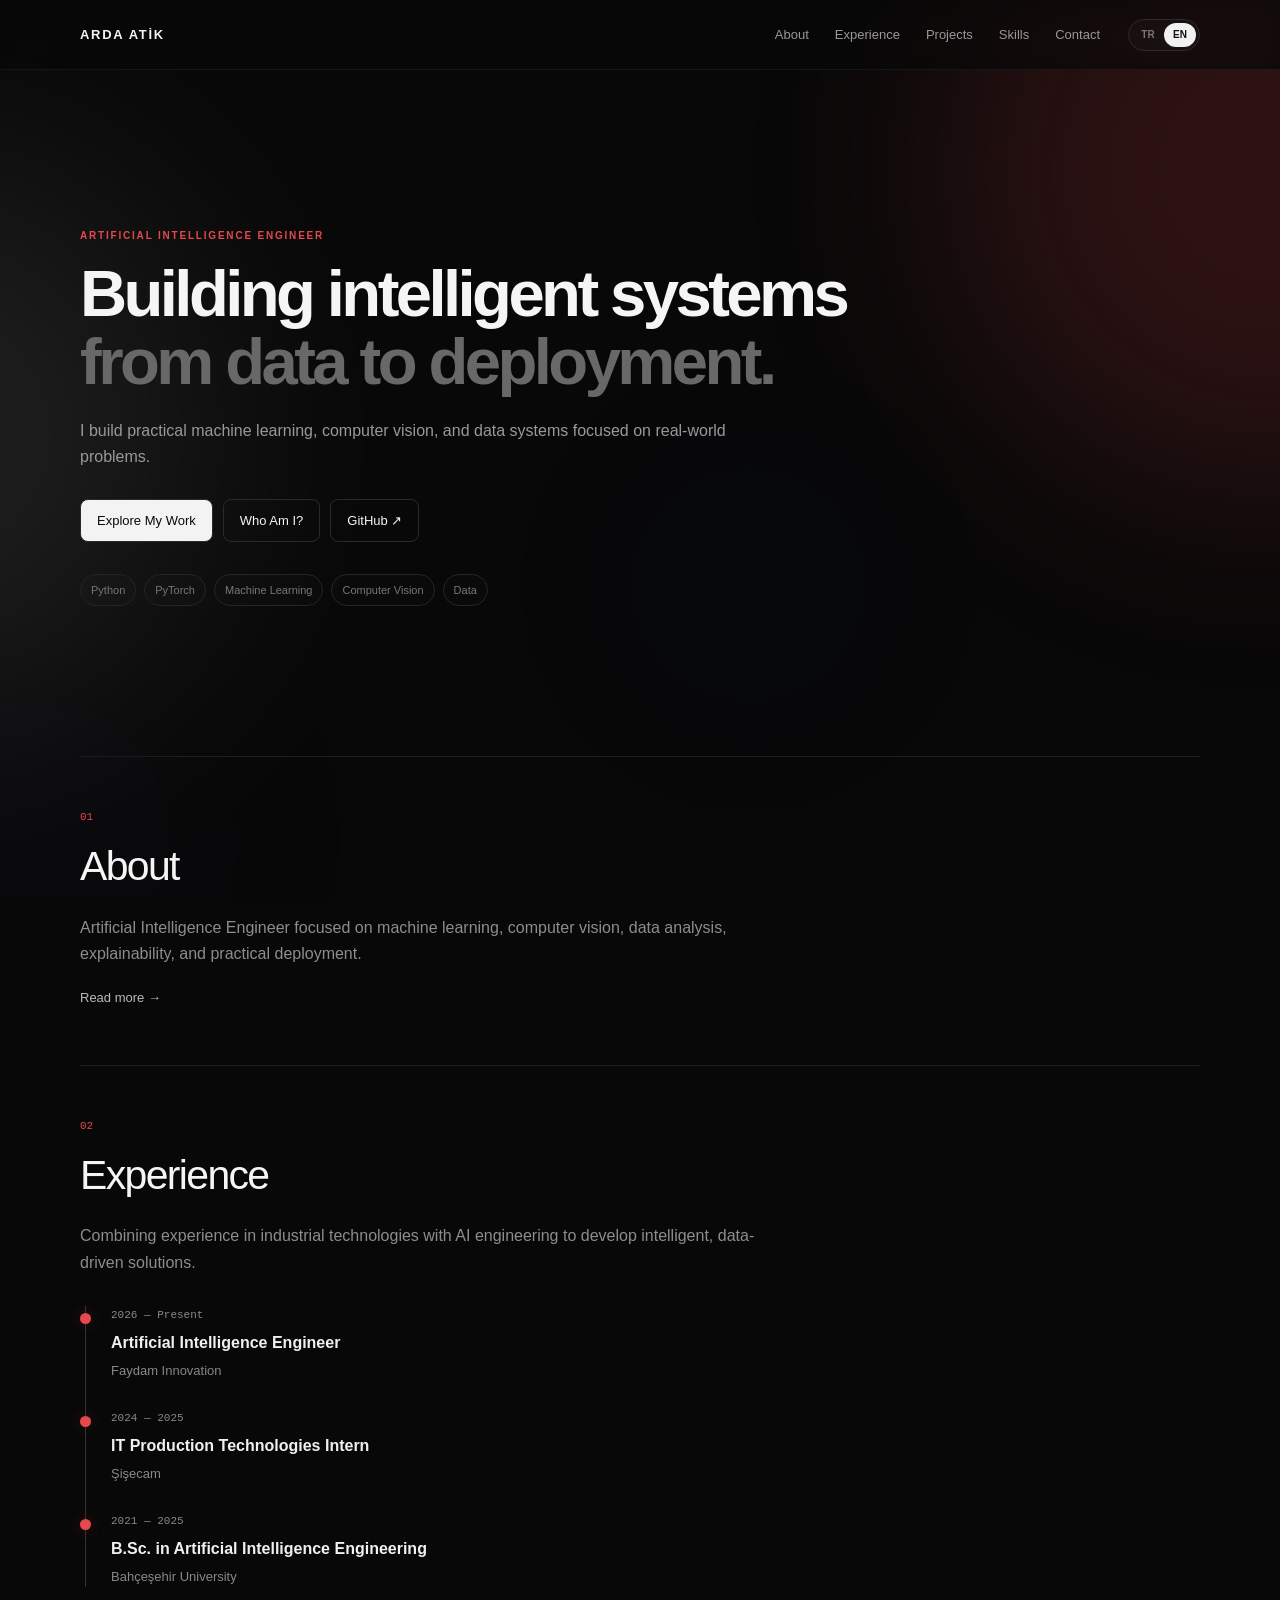
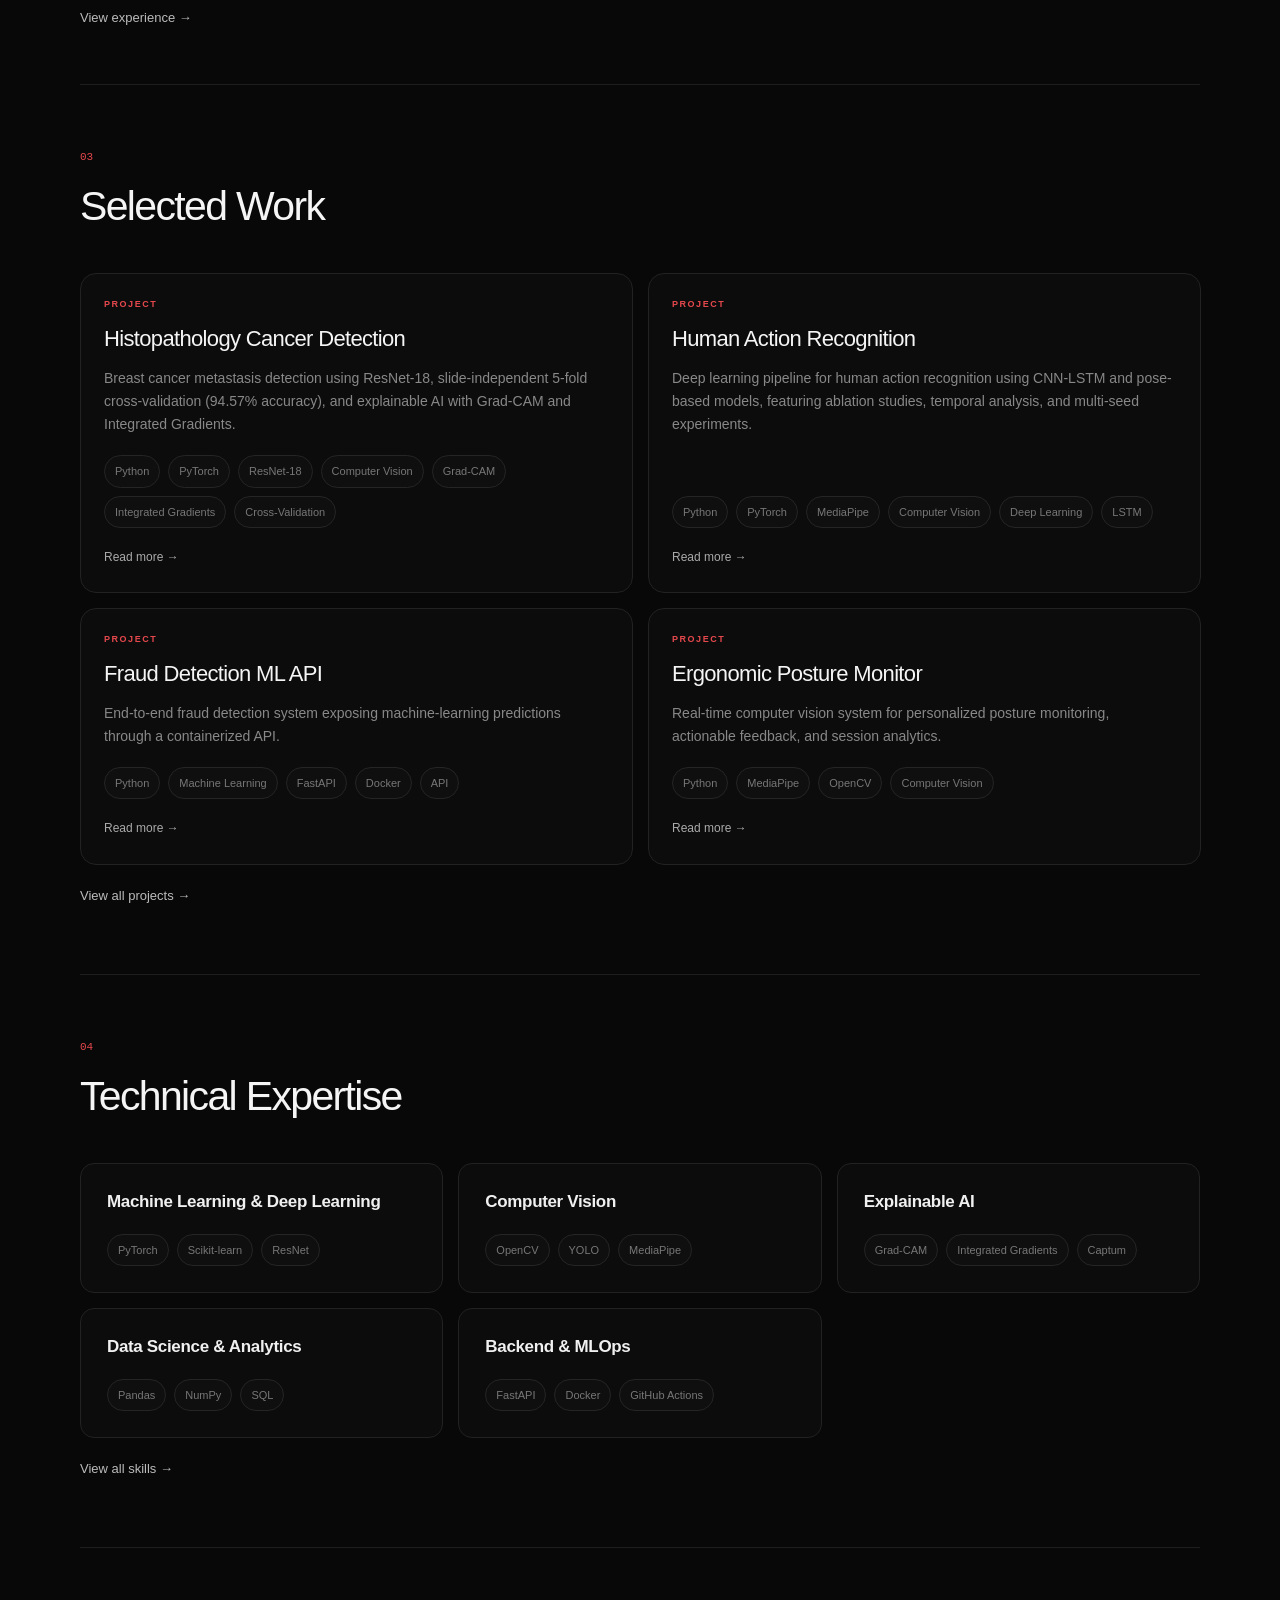
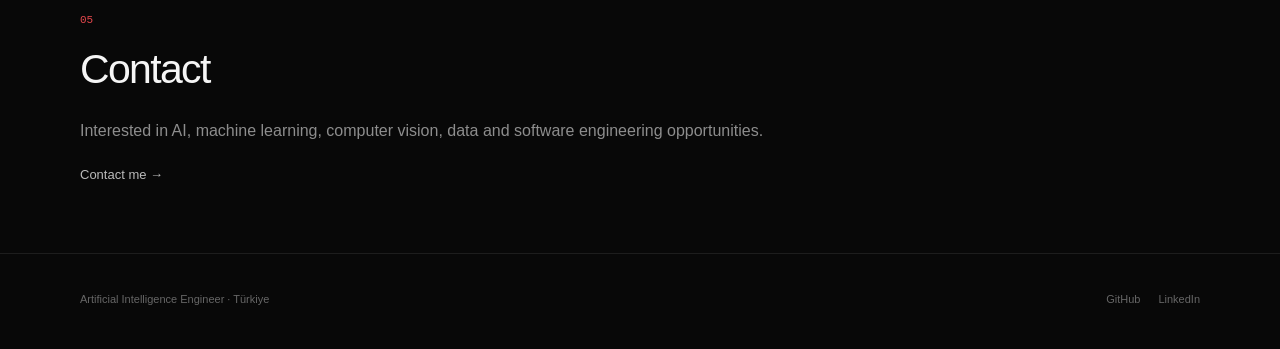
<file: index.html>
<!doctype html>
<head>
  <meta charset="utf-8">
  <meta name="viewport" content="width=device-width,initial-scale=1">
  <meta name="description" content="Arda Atik — Artificial Intelligence Engineer portfolio.">
  <meta name="theme-color" content="#000000">

  <title>Arda Atik | Artificial Intelligence Engineer</title>

  <!-- Favicon -->
  <link rel="icon" href="assets/favicon.ico" sizes="any">
  <link rel="icon" type="image/png" sizes="32x32" href="assets/favicon-32x32.png">
  <link rel="icon" type="image/png" sizes="16x16" href="assets/favicon-16x16.png">
  <link rel="apple-touch-icon" sizes="180x180" href="assets/apple-touch-icon.png">
  <link rel="manifest" href="assets/site.webmanifest">

  <!-- Styles -->
  <link rel="stylesheet" href="style.css">
</head>

<body data-root="." data-page="home">

  <!-- Ambient Background -->
  <div class="ambient-background" aria-hidden="true">
    <div class="ambient ambient-one"></div>
    <div class="ambient ambient-two"></div>
    <div class="ambient ambient-three"></div>
    <div class="ambient ambient-four"></div>
  </div>

  <!-- Header -->
  <header id="site-header"></header>

  <main>

    <!-- Hero -->
    <section class="shell hero">

      <div class="hero-content">

        <p class="eyebrow" data-i18n="hero_label"></p>

        <h1>
          <span
            style="display:inline;color:#f5f5f5"
            data-i18n="hero_title"
          ></span>

          <span data-i18n="hero_title_muted"></span>
        </h1>

        <p class="lead" data-i18n="hero_desc"></p>

        <div class="actions">

          <a
            class="button primary"
            href="pages/projects.html"
            data-i18n="explore"
          ></a>

          <a
            class="button"
            href="pages/about.html"
            data-i18n="who_am_i"
          ></a>

          <a
            class="button"
            href="https://github.com/ardaatikk"
            target="_blank"
            rel="noopener"
            data-i18n="github"
          ></a>

        </div>

      </div>

      <div class="hero-tags">
        <span class="tech-tag">Python</span>
        <span class="tech-tag">PyTorch</span>
        <span class="tech-tag">Machine Learning</span>
        <span class="tech-tag">Computer Vision</span>
        <span class="tech-tag">Data</span>
      </div>

    </section>

    <!-- 01 - About -->
    <section class="shell home-section home-about">

    <p class="section-number">01</p>

    <h2 class="section-title" data-i18n="about"></h2>

    <p class="section-copy" data-i18n="about_short"></p>

    <a
        class="section-link"
        href="pages/about.html"
        data-i18n="read_more"
    ></a>

    </section>

    <!-- 02 - Experience -->
    <section class="shell home-section home-experience">

      <p class="section-number">02</p>

      <h2 class="section-title" data-i18n="experience"></h2>

      <p class="section-copy" data-i18n="experience_short"></p>

      <div class="home-timeline">

        <!-- Faydam Innovation -->
        <div class="home-timeline-item">

          <span
            class="home-timeline-date"
            data-i18n="faydam_period"
          ></span>

          <div class="home-timeline-content">
            <h3 data-i18n="faydam_role"></h3>
            <p data-i18n="faydam_company"></p>
          </div>

        </div>

        <!-- Sisecam -->
        <div class="home-timeline-item">

          <span class="home-timeline-date">
            2024 — 2025
          </span>

          <div class="home-timeline-content">
            <h3 data-i18n="sisecam_role"></h3>
            <p data-i18n="sisecam_company"></p>
          </div>

        </div>

        <!-- Bahcesehir University -->
        <div class="home-timeline-item">

          <span
            class="home-timeline-date"
            data-i18n="education_period"
          ></span>

          <div class="home-timeline-content">
            <h3 data-i18n="education_degree"></h3>
            <p data-i18n="education_university"></p>
          </div>

        </div>

      </div>

      <a
        class="section-link"
        href="pages/experience.html"
        data-i18n="view_experience"
      ></a>

    </section>

    <!-- 03 - Featured Projects -->
    <section class="shell home-section">

      <p class="section-number">03</p>

      <h2 class="section-title" data-i18n="selected_work"></h2>

      <div
        id="featured-projects"
        class="project-grid"
      ></div>

      <a
        class="section-link"
        href="pages/projects.html"
        data-i18n="view_all"
      ></a>

    </section>

    <!-- 04 - Technical Expertise -->
    <section class="shell home-section">

      <p class="section-number">04</p>

      <h2
        class="section-title"
        data-i18n="technologies"
      ></h2>

      <div class="expertise-grid">

        <!-- Machine Learning -->
        <div class="expertise-card">

          <h3 data-i18n="expertise_ml"></h3>

          <div class="skill-cloud">
            <span class="tech-tag">PyTorch</span>
            <span class="tech-tag">Scikit-learn</span>
            <span class="tech-tag">ResNet</span>
          </div>

        </div>

        <!-- Computer Vision -->
        <div class="expertise-card">

          <h3 data-i18n="expertise_cv"></h3>

          <div class="skill-cloud">
            <span class="tech-tag">OpenCV</span>
            <span class="tech-tag">YOLO</span>
            <span class="tech-tag">MediaPipe</span>
          </div>

        </div>

        <!-- Explainable AI -->
        <div class="expertise-card">

          <h3 data-i18n="expertise_xai"></h3>

          <div class="skill-cloud">
            <span class="tech-tag">Grad-CAM</span>
            <span class="tech-tag">Integrated Gradients</span>
            <span class="tech-tag">Captum</span>
          </div>

        </div>

        <!-- Data Science -->
        <div class="expertise-card">

          <h3 data-i18n="expertise_data"></h3>

          <div class="skill-cloud">
            <span class="tech-tag">Pandas</span>
            <span class="tech-tag">NumPy</span>
            <span class="tech-tag">SQL</span>
          </div>

        </div>

        <!-- Backend & MLOps -->
        <div class="expertise-card">

          <h3 data-i18n="expertise_backend"></h3>

          <div class="skill-cloud">
            <span class="tech-tag">FastAPI</span>
            <span class="tech-tag">Docker</span>
            <span class="tech-tag">GitHub Actions</span>
          </div>

        </div>

      </div>

      <a
        class="section-link"
        href="pages/skills.html"
        data-i18n="view_skills"
      ></a>

    </section>

    <!-- 05 - Contact -->
    <section class="shell home-section">

      <p class="section-number">05</p>

      <h2 class="section-title" data-i18n="contact"></h2>

      <p class="section-copy" data-i18n="contact_short"></p>

      <a
        class="section-link"
        href="pages/contact.html"
        data-i18n="contact_me"
      ></a>

    </section>

  </main>

  <!-- Footer -->
  <footer id="site-footer"></footer>

  <!-- Back to Top -->
  <button id="back-to-top"></button>

  <!-- Scripts -->
  <script src="data/projects.js"></script>
  <script src="data/translations.js"></script>
  <script src="script.js"></script>

</body>
</html>
</file>
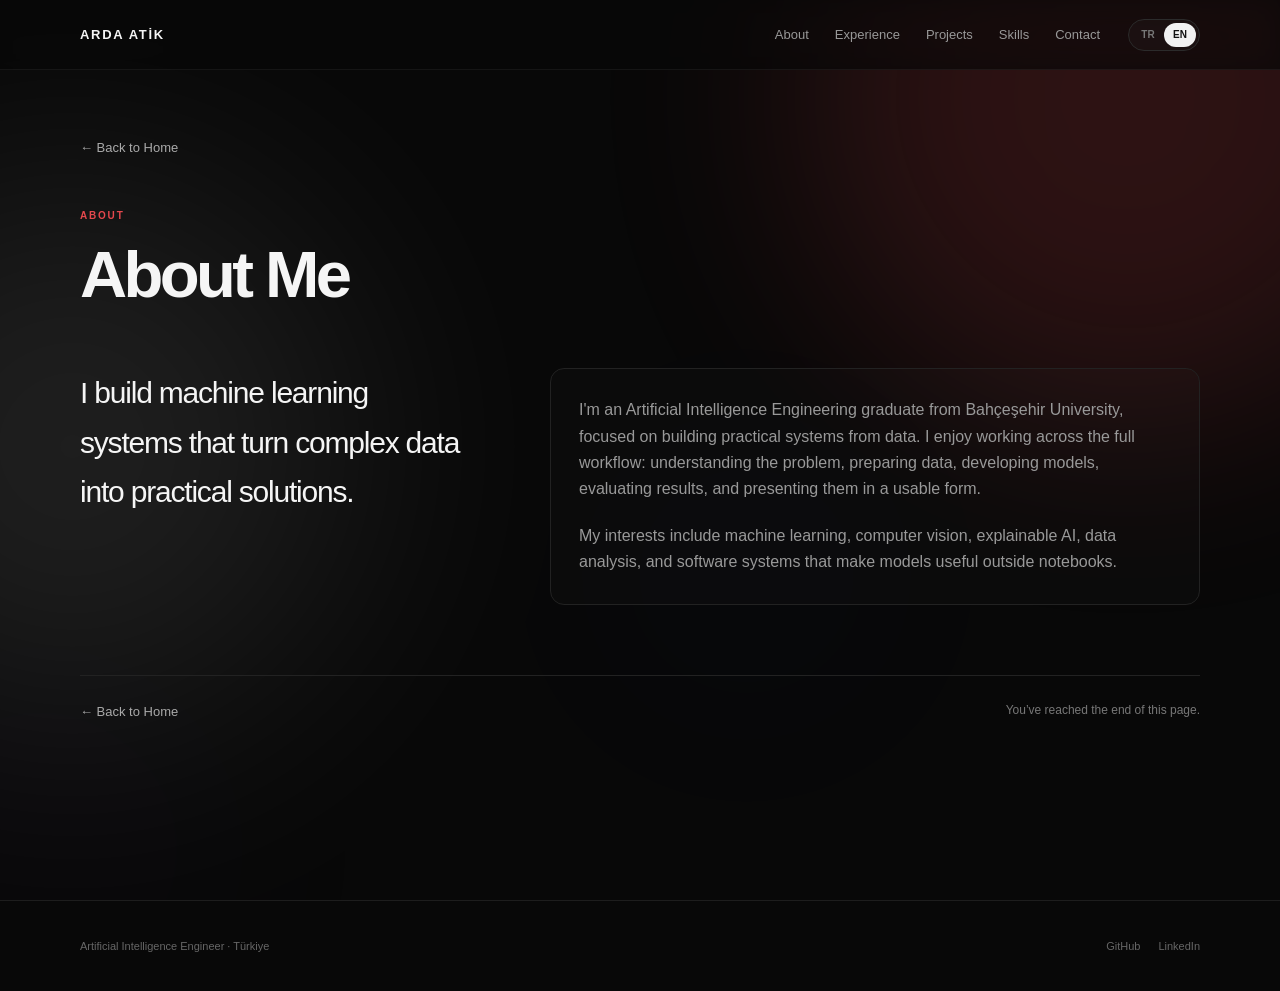
<file: pages/about.html>
<!doctype html>
<html lang="en">

<head>
  <meta charset="utf-8">
  <meta name="viewport" content="width=device-width,initial-scale=1">

  <title>Arda Atik</title>

  <!-- Favicon -->
  <link rel="icon" href="../assets/favicon.ico" sizes="any">
  <link rel="icon" type="image/png" sizes="32x32" href="../assets/favicon-32x32.png">
  <link rel="icon" type="image/png" sizes="16x16" href="../assets/favicon-16x16.png">
  <link rel="apple-touch-icon" sizes="180x180" href="../assets/apple-touch-icon.png">
  <link rel="manifest" href="../assets/site.webmanifest">
  <meta name="theme-color" content="#000000">

  <!-- Styles -->
  <link rel="stylesheet" href="../style.css">
</head>

<body data-root=".." data-page="about">

  <!-- Ambient Background -->
  <div class="ambient-background" aria-hidden="true">
    <div class="ambient ambient-one"></div>
    <div class="ambient ambient-two"></div>
    <div class="ambient ambient-three"></div>
    <div class="ambient ambient-four"></div>
  </div>

  <!-- Header -->
  <header id="site-header"></header>

  <!-- Main Content -->
  <main class="shell page">

    <!-- Back to Home -->
    <a
      class="back-link"
      href="../index.html"
      data-i18n="back_home"
    ></a>

    <!-- Page Heading -->
    <p class="eyebrow" data-i18n="about"></p>

    <h1
      class="page-title"
      data-i18n="about_title"
    ></h1>

    <!-- About Content -->
    <div class="content-grid">

      <p
        class="section-title"
        style="font-size:30px"
        data-i18n="about_lead"
      ></p>

      <div class="content-card">
        <p data-i18n="about_p1"></p>
        <p data-i18n="about_p2"></p>
      </div>

    </div>

    <!-- Page End -->
    <div class="page-end">

      <a
        class="back-link"
        style="margin:0"
        href="../index.html"
        data-i18n="back_home"
      ></a>

      <span data-i18n="page_end"></span>

    </div>

  </main>

  <!-- Footer -->
  <footer id="site-footer"></footer>

  <!-- Back to Top -->
  <button id="back-to-top"></button>

  <!-- Scripts -->
  <script src="../data/projects.js"></script>
  <script src="../data/translations.js"></script>
  <script src="../script.js"></script>

</body>
</html>
</file>
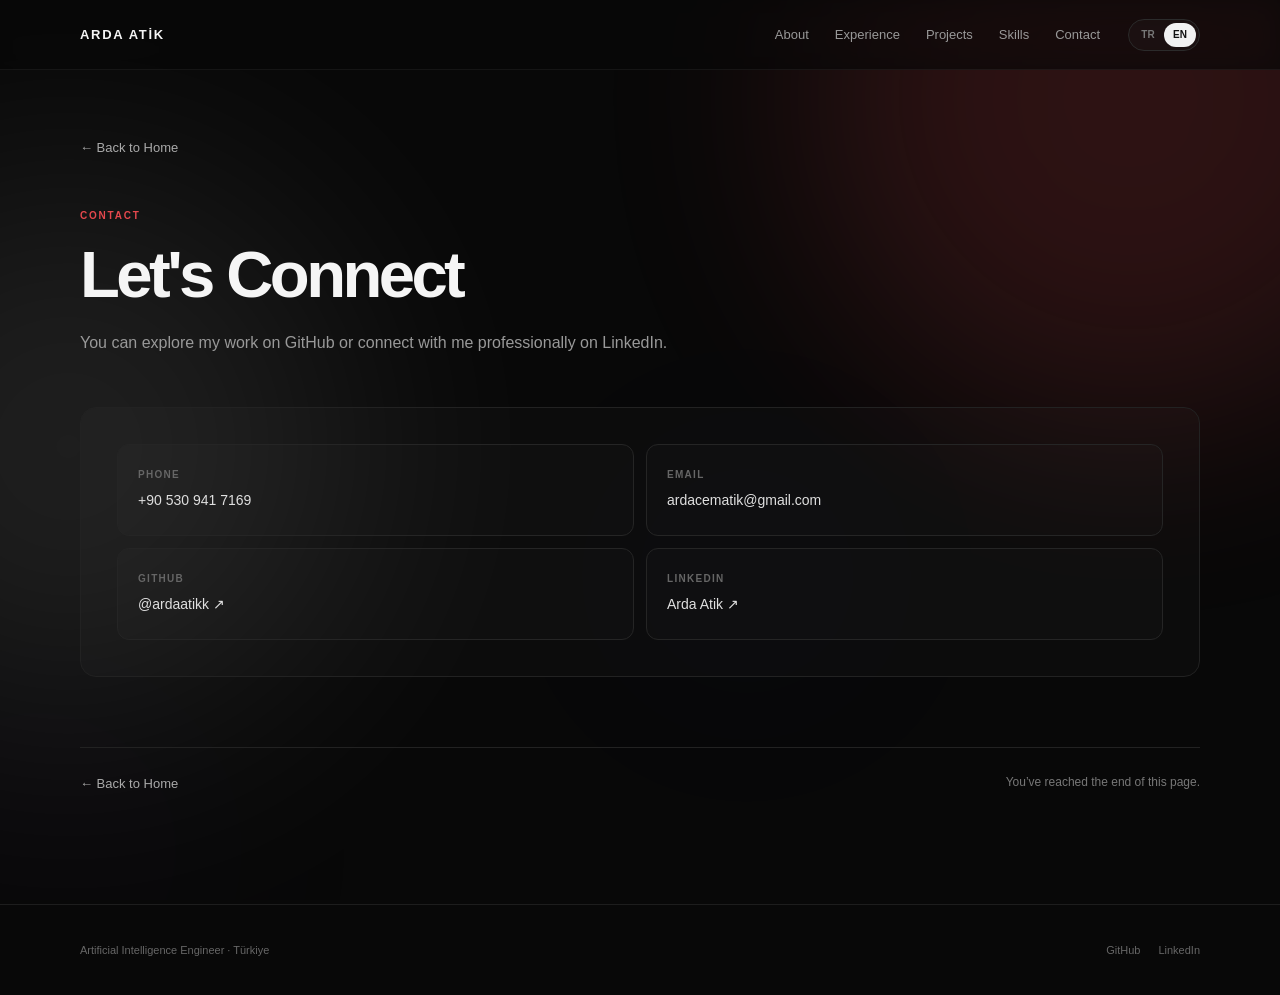
<file: pages/contact.html>
<!doctype html>
<html lang="en">

<head>
  <meta charset="utf-8">
  <meta name="viewport" content="width=device-width,initial-scale=1">

  <title>Arda Atik</title>

  <!-- Favicon -->
  <link rel="icon" href="../assets/favicon.ico" sizes="any">
  <link rel="icon" type="image/png" sizes="32x32" href="../assets/favicon-32x32.png">
  <link rel="icon" type="image/png" sizes="16x16" href="../assets/favicon-16x16.png">
  <link rel="apple-touch-icon" sizes="180x180" href="../assets/apple-touch-icon.png">
  <link rel="manifest" href="../assets/site.webmanifest">
  <meta name="theme-color" content="#000000">

  <!-- Styles -->
  <link rel="stylesheet" href="../style.css">
</head>

<body data-root=".." data-page="contact">

  <!-- Ambient Background -->
  <div class="ambient-background" aria-hidden="true">
    <div class="ambient ambient-one"></div>
    <div class="ambient ambient-two"></div>
    <div class="ambient ambient-three"></div>
    <div class="ambient ambient-four"></div>
  </div>

  <!-- Header -->
  <header id="site-header"></header>

  <!-- Main Content -->
  <main class="shell page">

    <!-- Back to Home -->
    <a
      class="back-link"
      href="../index.html"
      data-i18n="back_home"
    ></a>

    <!-- Page Heading -->
    <p class="eyebrow" data-i18n="contact"></p>

    <h1
      class="page-title"
      data-i18n="contact_title"
    ></h1>

    <p
      class="page-intro"
      data-i18n="contact_intro"
    ></p>

    <!-- Contact Panel -->
    <div class="contact-panel">

      <div class="contact-methods">

        <!-- Phone -->
        <a
          class="contact-method"
          href="tel:+905309417169"
        >
          <span
            class="contact-method-label"
            data-i18n="phone"
          ></span>

          <span class="contact-method-value">
            +90 530 941 7169
          </span>
        </a>

        <!-- Email -->
        <a
          class="contact-method"
          href="mailto:ardacematik@gmail.com"
        >
          <span
            class="contact-method-label"
            data-i18n="email"
          ></span>

          <span class="contact-method-value">
            ardacematik@gmail.com
          </span>
        </a>

        <!-- GitHub -->
        <a
          class="contact-method"
          href="https://github.com/ardaatikk"
          target="_blank"
          rel="noopener"
        >
          <span class="contact-method-label">
            GitHub
          </span>

          <span class="contact-method-value">
            @ardaatikk ↗
          </span>
        </a>

        <!-- LinkedIn -->
        <a
          class="contact-method"
          href="https://www.linkedin.com/in/arda-atik/"
          target="_blank"
          rel="noopener"
        >
          <span class="contact-method-label">
            LinkedIn
          </span>

          <span class="contact-method-value">
            Arda Atik ↗
          </span>
        </a>

      </div>

    </div>

    <!-- Page End -->
    <div class="page-end">

      <a
        class="back-link"
        style="margin:0"
        href="../index.html"
        data-i18n="back_home"
      ></a>

      <span data-i18n="page_end"></span>

    </div>

  </main>

  <!-- Footer -->
  <footer id="site-footer"></footer>

  <!-- Back to Top -->
  <button id="back-to-top"></button>

  <!-- Scripts -->
  <script src="../data/projects.js"></script>
  <script src="../data/translations.js"></script>
  <script src="../script.js"></script>

</body>
</html>
</file>
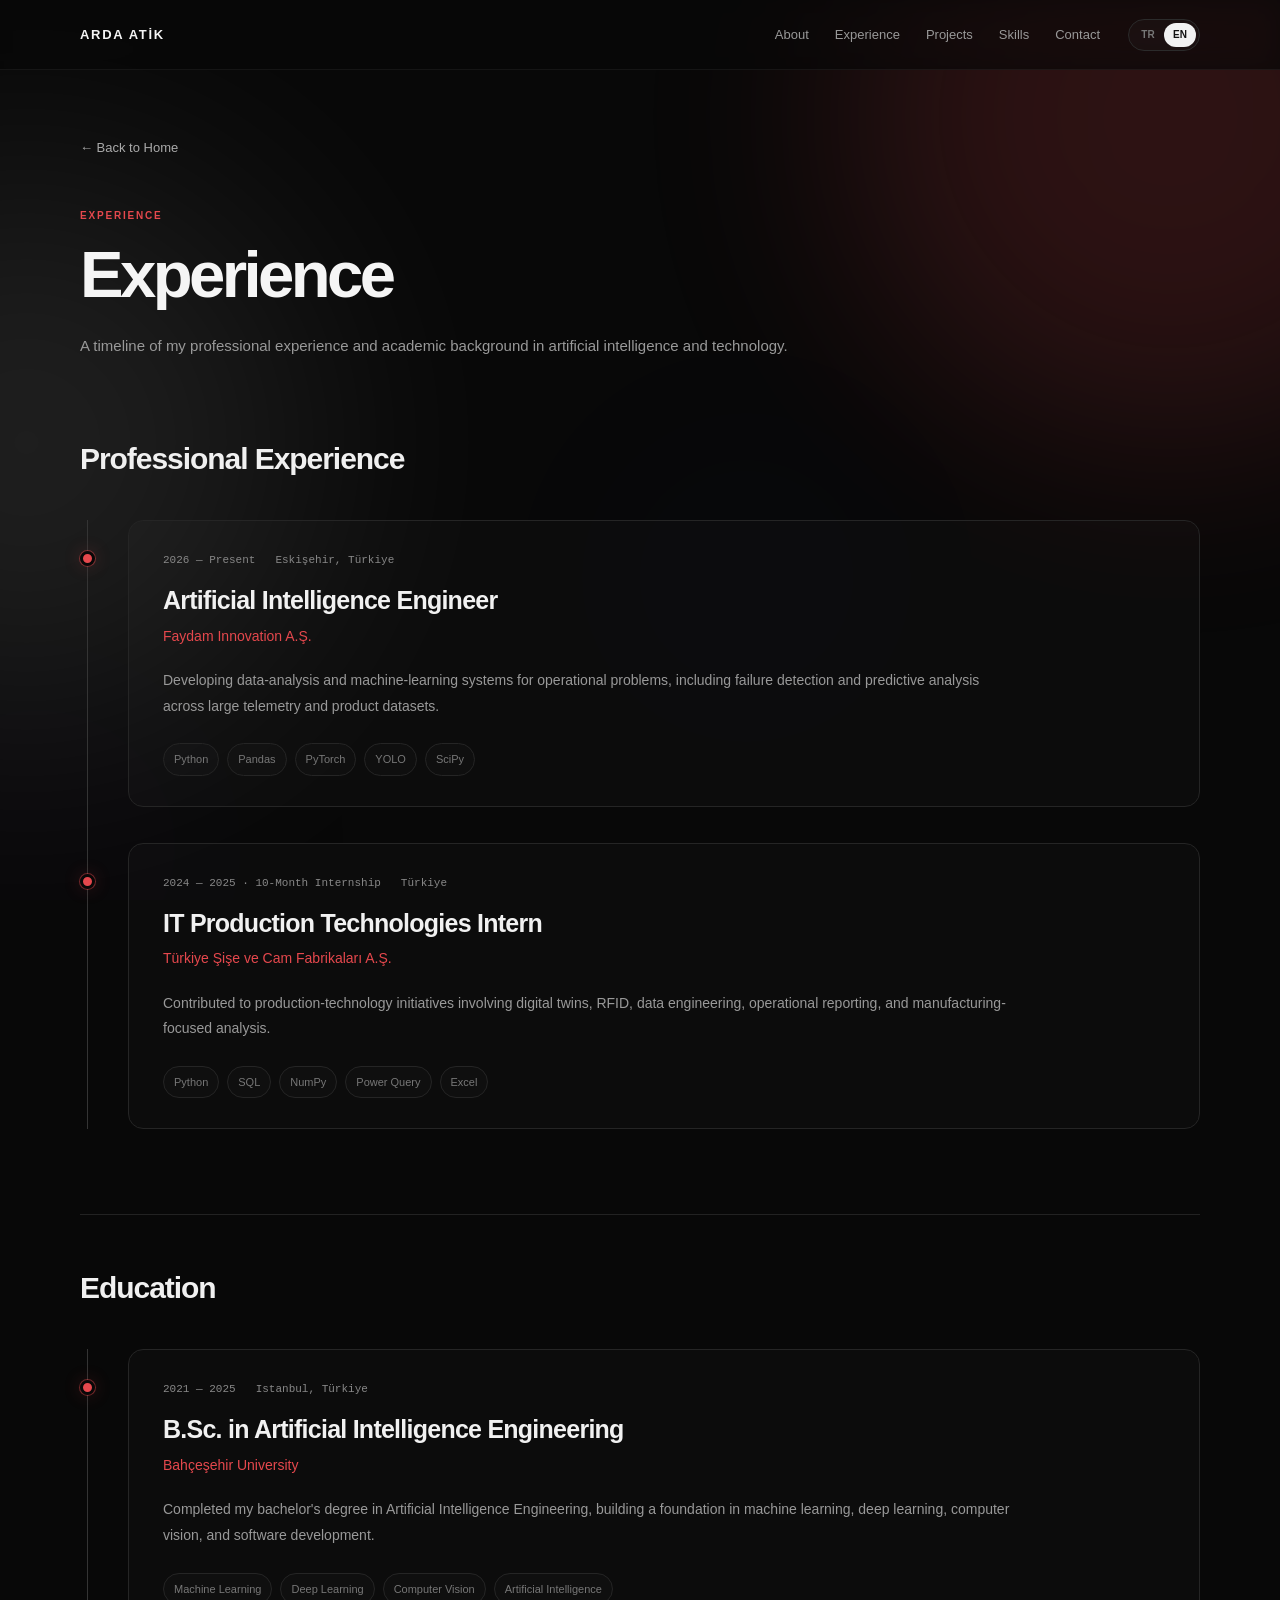
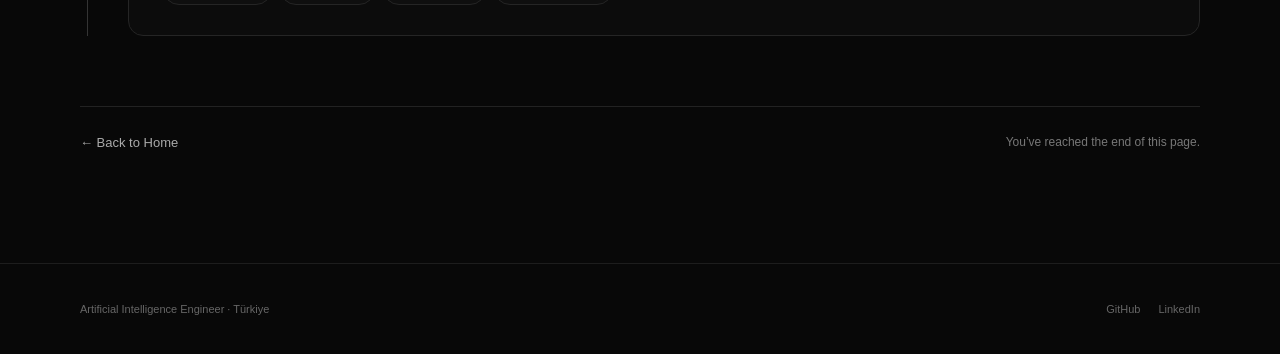
<file: pages/experience.html>
<!doctype html>
<html lang="en">

<head>
  <meta charset="utf-8">
  <meta name="viewport" content="width=device-width,initial-scale=1">

  <title>Arda Atik</title>

  <!-- Favicon -->
  <link rel="icon" href="../assets/favicon.ico" sizes="any">
  <link rel="icon" type="image/png" sizes="32x32" href="../assets/favicon-32x32.png">
  <link rel="icon" type="image/png" sizes="16x16" href="../assets/favicon-16x16.png">
  <link rel="apple-touch-icon" sizes="180x180" href="../assets/apple-touch-icon.png">
  <link rel="manifest" href="../assets/site.webmanifest">
  <meta name="theme-color" content="#000000">

  <link rel="stylesheet" href="../style.css">
</head>

<body data-root=".." data-page="experience">

  <!-- Ambient Background -->
  <div class="ambient-background" aria-hidden="true">
    <div class="ambient ambient-one"></div>
    <div class="ambient ambient-two"></div>
    <div class="ambient ambient-three"></div>
    <div class="ambient ambient-four"></div>
  </div>

  <!-- Header -->
  <header id="site-header"></header>

  <main class="shell page">

    <a
      class="back-link"
      href="../index.html"
      data-i18n="back_home"
    ></a>

    <p class="eyebrow" data-i18n="experience"></p>

    <h1
      class="page-title"
      data-i18n="experience_title"
    ></h1>

    <p
      class="page-intro"
      data-i18n="journey_intro"
    ></p>

    <!-- Professional Experience -->
    <section class="journey-section">

      <h2
        class="journey-section-title"
        data-i18n="professional_experience"
      ></h2>

      <div class="journey-timeline">

        <!-- Faydam Innovation -->
        <article class="journey-item">

          <div class="journey-marker" aria-hidden="true"></div>

          <div class="journey-content">

            <div class="journey-meta">
              <span data-i18n="faydam_period"></span>
              <span data-i18n="eskisehir"></span>
            </div>

            <h3 data-i18n="faydam_role"></h3>

            <p
              class="company"
              data-i18n="faydam_company_full"
            ></p>

            <p
              class="journey-description"
              data-i18n="faydam_desc"
            ></p>

            <div class="tags">
              <span class="tech-tag">Python</span>
              <span class="tech-tag">Pandas</span>
              <span class="tech-tag">PyTorch</span>
              <span class="tech-tag">YOLO</span>
              <span class="tech-tag">SciPy</span>
            </div>

          </div>

        </article>

        <!-- Sisecam -->
        <article class="journey-item">

          <div class="journey-marker" aria-hidden="true"></div>

          <div class="journey-content">

            <div class="journey-meta">
              <span data-i18n="sisecam_period"></span>
              <span data-i18n="turkey"></span>
            </div>

            <h3 data-i18n="sisecam_role"></h3>

            <p
              class="company"
              data-i18n="sisecam_company_full"
            ></p>

            <p
              class="journey-description"
              data-i18n="sisecam_desc"
            ></p>

            <div class="tags">
              <span class="tech-tag">Python</span>
              <span class="tech-tag">SQL</span>
              <span class="tech-tag">NumPy</span>
              <span class="tech-tag">Power Query</span>
              <span class="tech-tag">Excel</span>
            </div>

          </div>

        </article>

      </div>

    </section>

    <!-- Education -->
    <section class="journey-section journey-education">

      <h2
        class="journey-section-title"
        data-i18n="education"
      ></h2>

      <div class="journey-timeline">

        <!-- Bahcesehir University -->
        <article class="journey-item">

          <div class="journey-marker" aria-hidden="true"></div>

          <div class="journey-content">

            <div class="journey-meta">
              <span data-i18n="education_period"></span>
              <span data-i18n="istanbul"></span>
            </div>

            <h3 data-i18n="education_degree"></h3>

            <p
              class="company"
              data-i18n="education_university"
            ></p>

            <p
              class="journey-description"
              data-i18n="education_desc"
            ></p>

            <div class="tags">
              <span class="tech-tag">Machine Learning</span>
              <span class="tech-tag">Deep Learning</span>
              <span class="tech-tag">Computer Vision</span>
              <span class="tech-tag">Artificial Intelligence</span>
            </div>

          </div>

        </article>

      </div>

    </section>

    <!-- Page End -->
    <div class="page-end">

      <a
        class="back-link"
        style="margin:0"
        href="../index.html"
        data-i18n="back_home"
      ></a>

      <span data-i18n="page_end"></span>

    </div>

  </main>

  <!-- Footer -->
  <footer id="site-footer"></footer>

  <!-- Back to Top -->
  <button id="back-to-top"></button>

  <!-- Scripts -->
  <script src="../data/projects.js"></script>
  <script src="../data/translations.js"></script>
  <script src="../script.js"></script>

</body>
</html>
</file>
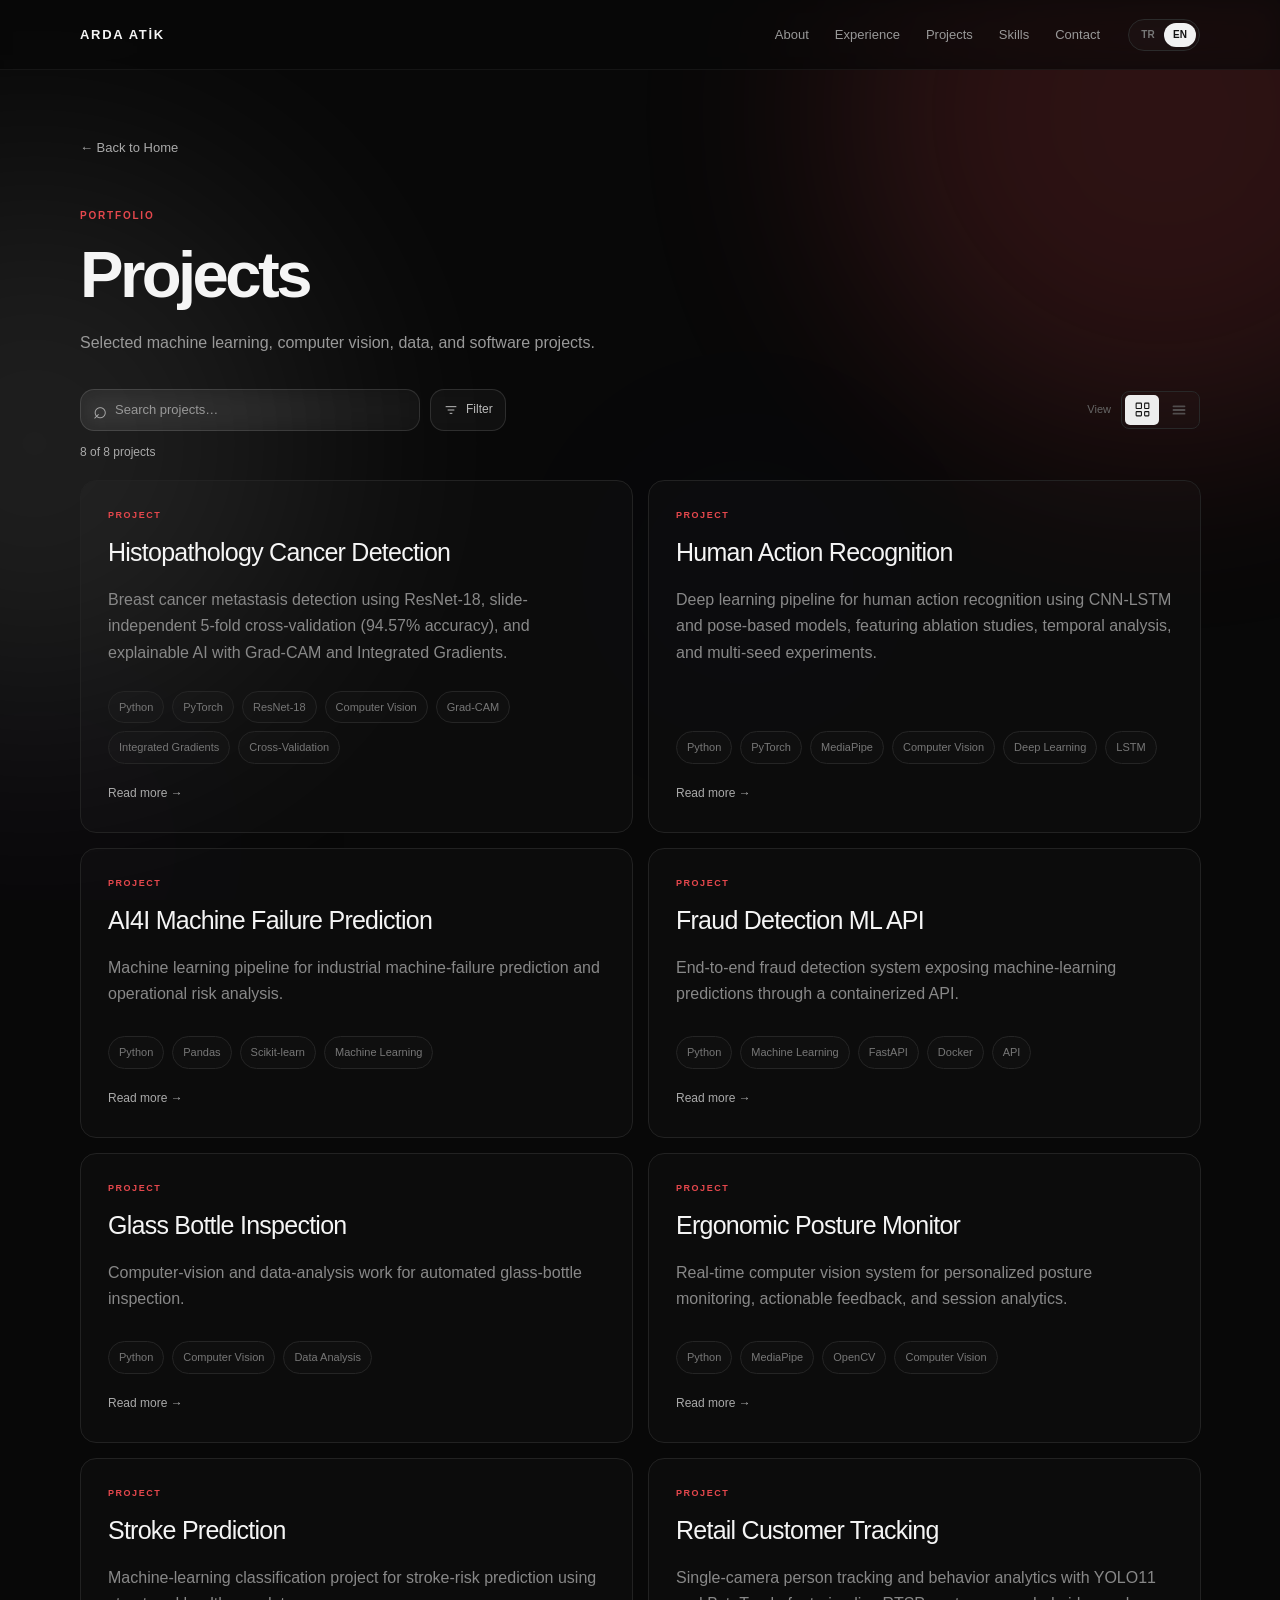
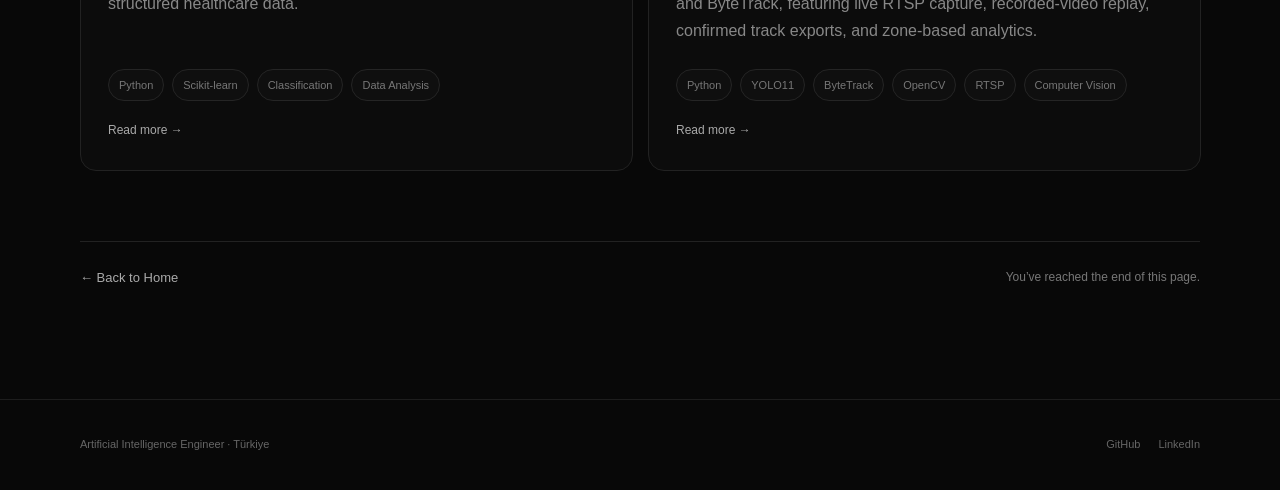
<file: pages/projects.html>
<!doctype html>
<html lang="en">

<head>
  <meta charset="utf-8">
  <meta name="viewport" content="width=device-width,initial-scale=1">

  <title>Arda Atik</title>

  <!-- Favicon -->
  <link rel="icon" href="../assets/favicon.ico" sizes="any">
  <link rel="icon" type="image/png" sizes="32x32" href="../assets/favicon-32x32.png">
  <link rel="icon" type="image/png" sizes="16x16" href="../assets/favicon-16x16.png">
  <link rel="apple-touch-icon" sizes="180x180" href="../assets/apple-touch-icon.png">
  <link rel="manifest" href="../assets/site.webmanifest">
  <meta name="theme-color" content="#000000">

  <!-- Styles -->
  <link rel="stylesheet" href="../style.css">
</head>

<body data-root=".." data-page="projects">

  <!-- Ambient Background -->
  <div class="ambient-background" aria-hidden="true">
    <div class="ambient ambient-one"></div>
    <div class="ambient ambient-two"></div>
    <div class="ambient ambient-three"></div>
    <div class="ambient ambient-four"></div>
  </div>

  <!-- Header -->
  <header id="site-header"></header>

  <!-- Main Content -->
  <main class="shell page">

    <!-- Back to Home -->
    <a
      class="back-link"
      href="../index.html"
      data-i18n="back_home"
    ></a>

    <!-- Page Heading -->
    <p
      class="eyebrow"
      data-i18n="projects_label"
    ></p>

    <h1
      class="page-title"
      data-i18n="projects_title"
    ></h1>

    <p
      class="page-intro"
      data-i18n="projects_intro"
    ></p>

    <!-- Projects Toolbar -->
    <div
      class="projects-toolbar"
    >

      <div class="project-search-controls">
        <div class="project-search">
          <span aria-hidden="true" class="search-icon">⌕</span>
          <input id="project-search" type="search" data-i18n-aria="search_projects"
            data-i18n-placeholder="search_projects" aria-controls="all-projects" autocomplete="off">
          <button id="clear-project-search" type="button" data-i18n-aria="clear_search" hidden>×</button>
        </div>
        <div class="project-filter">
          <button id="project-filter-toggle" class="project-filter-toggle" type="button"
            aria-expanded="false" aria-controls="project-filter-panel">
            <svg aria-hidden="true" width="16" height="16" viewBox="0 0 24 24" fill="none" stroke="currentColor" stroke-width="1.5"><path d="M4 7h16M7 12h10M10 17h4"/></svg>
            <span data-i18n="filter_projects"></span>
            <span id="project-filter-count" hidden></span>
          </button>
          <div id="project-filter-panel" class="project-filter-panel" hidden>
            <fieldset>
              <legend data-i18n="filter_tags"></legend>
              <p class="project-filter-hint" data-i18n="filter_hint"></p>
              <div id="project-filter-tags" class="project-filter-tags"></div>
            </fieldset>
            <button id="clear-project-filters" type="button" data-i18n="clear_filters" disabled></button>
          </div>
        </div>
      </div>

      <span
        class="projects-toolbar-label"
        data-i18n="view_as"
      ></span>

      <!-- Grid / List Toggle -->
      <div
        class="view-toggle"
        role="group"
        data-i18n-aria="project_view"
        aria-label="Project view"
      >

        <!-- Grid View -->
        <button
          class="view-toggle-button active"
          type="button"
          data-project-view="grid"
          data-i18n-aria="grid_view"
          aria-label="Grid view"
          title="Grid view"
        >
          <span
            aria-hidden="true"
            class="grid-icon"
          >
            <i></i>
            <i></i>
            <i></i>
            <i></i>
          </span>
        </button>

        <!-- List View -->
        <button
          class="view-toggle-button"
          type="button"
          data-project-view="list"
          data-i18n-aria="list_view"
          aria-label="List view"
          title="List view"
        >
          <span
            aria-hidden="true"
            class="list-icon"
          >
            <i></i>
            <i></i>
            <i></i>
          </span>
        </button>

      </div>

    </div>

    <p id="project-results" class="project-results" role="status" aria-live="polite" aria-atomic="true"></p>
    <p id="project-empty" class="project-empty" data-i18n="no_projects" hidden></p>

    <!-- Dynamic Projects Container -->
    <div
      id="all-projects"
      class="project-grid"
      data-view="grid"
    ></div>

    <!-- Page End -->
    <div class="page-end">

      <a
        class="back-link"
        style="margin:0"
        href="../index.html"
        data-i18n="back_home"
      ></a>

      <span data-i18n="page_end"></span>

    </div>

  </main>

  <!-- Footer -->
  <footer id="site-footer"></footer>

  <!-- Back to Top -->
  <button id="back-to-top"></button>

  <!-- Scripts -->
  <script src="../data/projects.js"></script>
  <script src="../data/translations.js"></script>
  <script src="../script.js"></script>

</body>
</html>
</file>
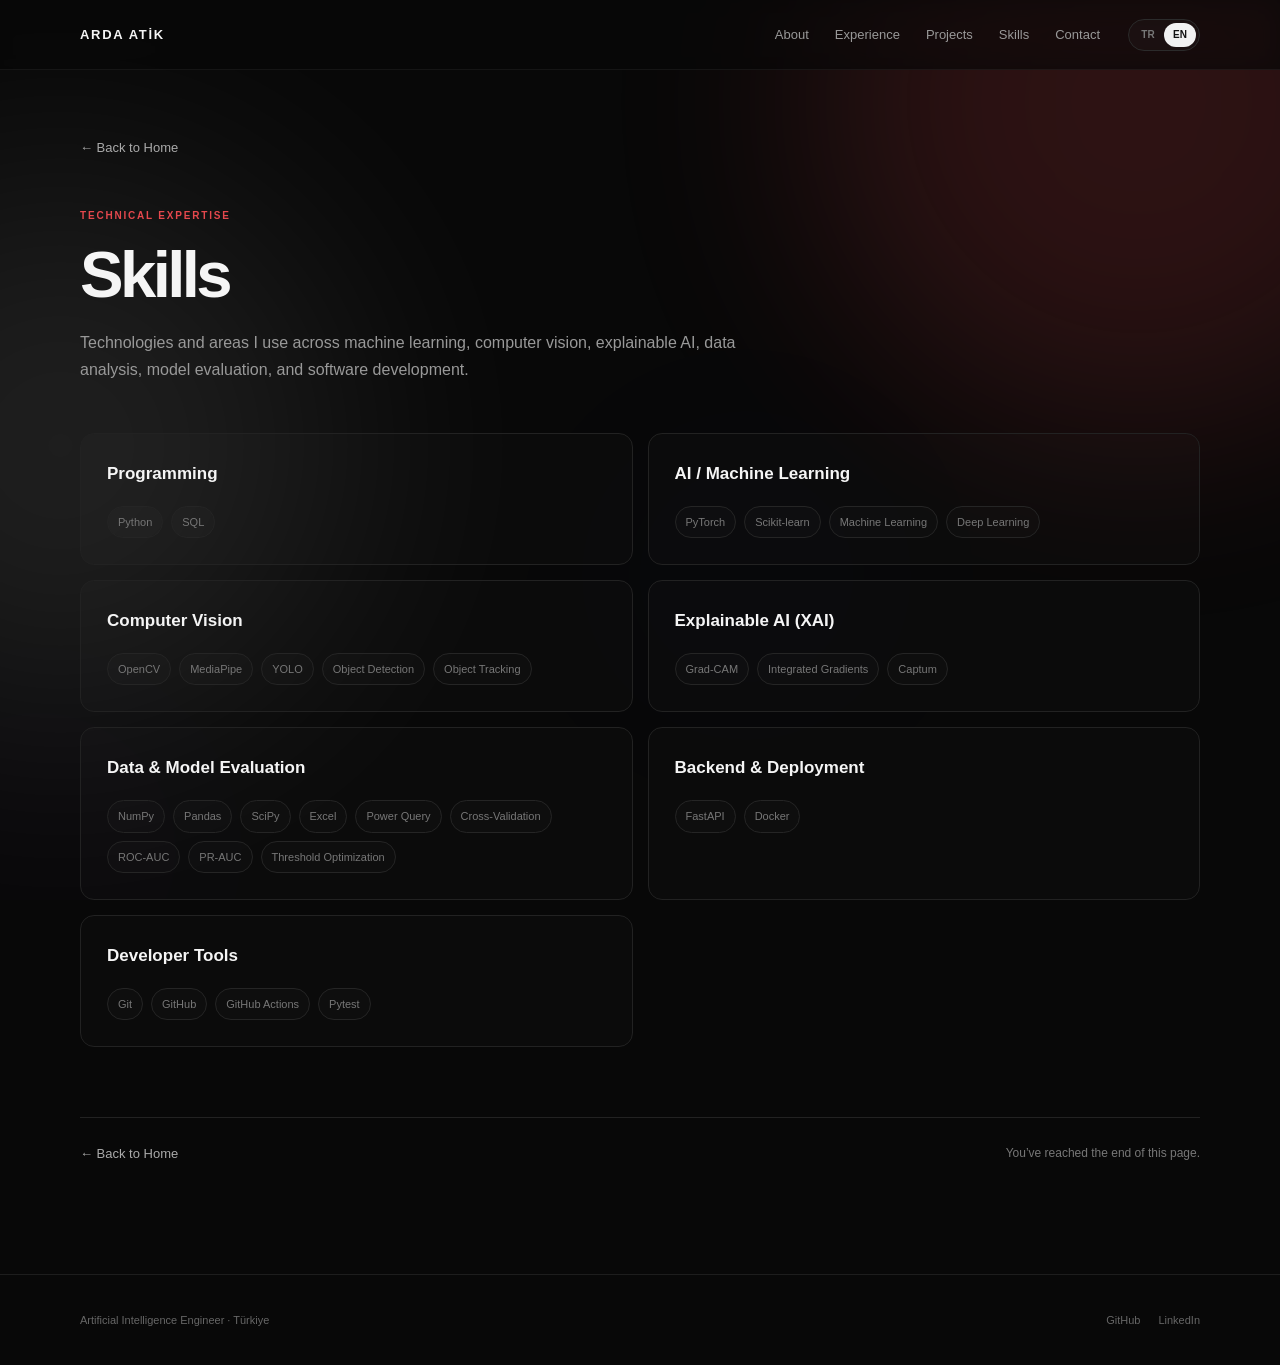
<file: pages/skills.html>
<!doctype html>
<html lang="en">

<head>
  <meta charset="utf-8">
  <meta name="viewport" content="width=device-width,initial-scale=1">

  <title>Arda Atik</title>

  <!-- Favicon -->
  <link rel="icon" href="../assets/favicon.ico" sizes="any">
  <link rel="icon" type="image/png" sizes="32x32" href="../assets/favicon-32x32.png">
  <link rel="icon" type="image/png" sizes="16x16" href="../assets/favicon-16x16.png">
  <link rel="apple-touch-icon" sizes="180x180" href="../assets/apple-touch-icon.png">
  <link rel="manifest" href="../assets/site.webmanifest">
  <meta name="theme-color" content="#000000">

  <!-- Styles -->
  <link rel="stylesheet" href="../style.css">
</head>

<body data-root=".." data-page="skills">

  <!-- Ambient Background -->
  <div class="ambient-background" aria-hidden="true">
    <div class="ambient ambient-one"></div>
    <div class="ambient ambient-two"></div>
    <div class="ambient ambient-three"></div>
    <div class="ambient ambient-four"></div>
  </div>

  <!-- Header -->
  <header id="site-header"></header>

  <!-- Main Content -->
  <main class="shell page">

    <!-- Back to Home -->
    <a
      class="back-link"
      href="../index.html"
      data-i18n="back_home"
    ></a>

    <!-- Page Heading -->
    <p class="eyebrow" data-i18n="technologies"></p>

    <h1
      class="page-title"
      data-i18n="skills_title"
    ></h1>

    <p
      class="page-intro"
      data-i18n="skills_intro"
    ></p>

    <!-- Skills Grid -->
    <div class="skills-grid">

      <!-- Programming -->
      <div class="skill-group">

        <h2 data-i18n="programming"></h2>

        <div class="skill-cloud">
          <span class="tech-tag">Python</span>
          <span class="tech-tag">SQL</span>
        </div>

      </div>

      <!-- AI & Machine Learning -->
      <div class="skill-group">

        <h2 data-i18n="aiml"></h2>

        <div class="skill-cloud">
          <span class="tech-tag">PyTorch</span>
          <span class="tech-tag">Scikit-learn</span>
          <span class="tech-tag">Machine Learning</span>
          <span class="tech-tag">Deep Learning</span>
        </div>

      </div>

      <!-- Computer Vision -->
      <div class="skill-group">

        <h2 data-i18n="computer_vision"></h2>

        <div class="skill-cloud">
          <span class="tech-tag">OpenCV</span>
          <span class="tech-tag">MediaPipe</span>
          <span class="tech-tag">YOLO</span>
          <span class="tech-tag">Object Detection</span>
          <span class="tech-tag">Object Tracking</span>
        </div>

      </div>

      <!-- Explainable AI -->
      <div class="skill-group">

        <h2 data-i18n="explainable_ai"></h2>

        <div class="skill-cloud">
          <span class="tech-tag">Grad-CAM</span>
          <span class="tech-tag">Integrated Gradients</span>
          <span class="tech-tag">Captum</span>
        </div>

      </div>

      <!-- Data & Model Evaluation -->
      <div class="skill-group">

        <h2 data-i18n="data_evaluation"></h2>

        <div class="skill-cloud">
          <span class="tech-tag">NumPy</span>
          <span class="tech-tag">Pandas</span>
          <span class="tech-tag">SciPy</span>
          <span class="tech-tag">Excel</span>
          <span class="tech-tag">Power Query</span>
          <span class="tech-tag">Cross-Validation</span>
          <span class="tech-tag">ROC-AUC</span>
          <span class="tech-tag">PR-AUC</span>
          <span class="tech-tag">Threshold Optimization</span>
        </div>

      </div>

      <!-- Backend & Deployment -->
      <div class="skill-group">

        <h2 data-i18n="backend"></h2>

        <div class="skill-cloud">
          <span class="tech-tag">FastAPI</span>
          <span class="tech-tag">Docker</span>
        </div>

      </div>

      <!-- Developer Tools -->
      <div class="skill-group">

        <h2 data-i18n="tools"></h2>

        <div class="skill-cloud">
          <span class="tech-tag">Git</span>
          <span class="tech-tag">GitHub</span>
          <span class="tech-tag">GitHub Actions</span>
          <span class="tech-tag">Pytest</span>
        </div>

      </div>

    </div>

    <!-- Page End -->
    <div class="page-end">

      <a
        class="back-link"
        style="margin:0"
        href="../index.html"
        data-i18n="back_home"
      ></a>

      <span data-i18n="page_end"></span>

    </div>

  </main>

  <!-- Footer -->
  <footer id="site-footer"></footer>

  <!-- Back to Top -->
  <button id="back-to-top"></button>

  <!-- Scripts -->
  <script src="../data/projects.js"></script>
  <script src="../data/translations.js"></script>
  <script src="../script.js"></script>

</body>
</html>
</file>
<file: style.css>
*{margin:0;padding:0;box-sizing:border-box}html{scroll-behavior:smooth}body{background:#080808;color:#f5f5f5;font-family:-apple-system,BlinkMacSystemFont,"Segoe UI",sans-serif;line-height:1.65;overflow-x:hidden}a{color:inherit;text-decoration:none}button{font:inherit}.site-header{position:sticky;top:0;z-index:1000;background:rgba(8,8,8,.82);backdrop-filter:blur(10px);-webkit-backdrop-filter:blur(10px);border-bottom:1px solid rgba(255,255,255,.05)}.navbar{width:min(1120px,90%);height:70px;margin:auto;display:flex;align-items:center;justify-content:space-between;gap:28px}.logo{font-size:13px;font-weight:750;letter-spacing:.13em;white-space:nowrap}.nav-right{display:flex;align-items:center;gap:28px}.nav-links{display:flex;gap:26px;color:#999;font-size:13px}.nav-links a,.lang-btn{transition:.2s}.nav-links a:hover,.nav-links a:focus-visible{color:#fff}.lang-switch{display:flex;border:1px solid #272727;border-radius:999px;padding:3px}.lang-btn{border:0;background:transparent;color:#777;padding:4px 7px;border-radius:999px;font-size:10px;font-weight:700;cursor:pointer}.lang-btn.active{background:#f0f0f0;color:#111}.ambient-background{position:fixed;inset:0;z-index:-1;overflow:hidden;pointer-events:none;contain:strict}.ambient{position:absolute;border-radius:50%;filter:blur(100px);will-change:transform;transition:transform 1.6s cubic-bezier(.22,1,.36,1),opacity 1.2s}.ambient-one{width:540px;height:540px;background:#e5484d;top:-190px;right:-100px;opacity:.12}.ambient-two{width:440px;height:440px;background:#663399;bottom:-170px;left:-180px;opacity:.075}.ambient-three{width:340px;height:340px;background:#2d5bff;top:45%;left:45%;opacity:.04}.shell{width:min(1120px,90%);margin:auto}.hero{min-height:calc(100vh - 70px);display:flex;flex-direction:column;justify-content:center}.hero-content{max-width:900px}.eyebrow{color:#e5484d;font-size:10px;font-weight:700;letter-spacing:.18em;text-transform:uppercase;margin-bottom:16px}.hero h1,.page-title{max-width:880px;font-size:clamp(42px,5.1vw,72px);line-height:1.03;letter-spacing:-.055em;font-weight:620}.hero h1 span{display:block;color:#686868}.lead{max-width:650px;margin-top:23px;color:#999;font-size:16px}.actions{display:flex;gap:10px;flex-wrap:wrap;margin-top:28px}.button{display:inline-flex;align-items:center;padding:10px 16px;border:1px solid #2a2a2a;border-radius:8px;font-size:13px;transition:.22s}.button.primary{background:#f3f3f3;color:#0a0a0a}.button:hover{transform:translateY(-2px);border-color:#555}.hero-tags,.tags,.skill-cloud{display:flex;flex-wrap:wrap;gap:8px}.hero-tags{margin-top:42px}.tech-tag{display:inline-flex;padding:6px 10px;border:1px solid #252525;border-radius:999px;color:#777;background:rgba(255,255,255,.012);font-size:11px;cursor:default;transition:.25s}.tech-tag:hover{color:#f2f2f2;border-color:rgba(229,72,77,.5);background:rgba(229,72,77,.065);box-shadow:0 0 20px rgba(229,72,77,.09);transform:translateY(-2px)}.home-section{padding:92px 0;border-top:1px solid #1d1d1d}.section-number{color:#e5484d;font:11px ui-monospace,SFMono-Regular,Menlo,monospace;margin-bottom:10px}.section-title{font-size:clamp(30px,3.6vw,48px);font-weight:520;letter-spacing:-.04em}.section-copy{max-width:700px;margin-top:18px;color:#8d8d8d}.section-link{display:inline-block;margin-top:25px;color:#bbb;font-size:13px;transition:.2s}.section-link:hover{color:#fff;transform:translateX(3px)}.project-grid{display:grid;grid-template-columns:repeat(2,minmax(0,1fr));gap:15px;margin-top:42px}.project-card{min-height:290px;padding:27px;border:1px solid #222;border-radius:16px;background:rgba(255,255,255,.018);display:flex;flex-direction:column;justify-content:space-between;cursor:pointer;transition:.25s}.project-card:hover,.project-card:focus-visible{transform:translateY(-4px);border-color:rgba(229,72,77,.42);background:rgba(255,255,255,.03);box-shadow:0 20px 65px rgba(0,0,0,.22);outline:none}.project-kicker{color:#e5484d;font-size:9px;font-weight:750;letter-spacing:.17em}.project-card h3{margin-top:9px;font-size:25px;font-weight:520;letter-spacing:-.03em}.project-desc{margin-top:14px;color:#888}.project-card .tags{margin-top:25px}.project-open{display:inline-block;margin-top:20px;color:#aaa;font-size:12px}.page{padding:64px 0 110px;min-height:calc(100vh - 70px)}.back-link{display:inline-block;color:#aaa;font-size:13px;margin-bottom:50px;transition:.2s}.back-link:hover{color:#fff;transform:translateX(-3px)}.page-intro{max-width:680px;color:#999;margin-top:22px}.content-grid{display:grid;grid-template-columns:.75fr 1.25fr;gap:80px;margin-top:60px}.content-card{padding:28px;border:1px solid #222;border-radius:14px;background:rgba(255,255,255,.015)}.content-card p{color:#999}.content-card p+p{margin-top:20px}.experience-list{margin-top:55px}.experience-item{display:grid;grid-template-columns:250px 1fr;gap:55px;padding:42px 0;border-top:1px solid #222}.experience-item:last-child{border-bottom:1px solid #222}.experience-meta{color:#666;font:11px ui-monospace,SFMono-Regular,Menlo,monospace;display:flex;flex-direction:column;gap:5px}.experience-content h2{font-size:24px;font-weight:520}.company{color:#e5484d;margin-top:4px;font-size:13px}.experience-content>p:not(.company){color:#888;margin-top:18px}.experience-content .tags{margin-top:22px}.skills-grid{display:grid;grid-template-columns:repeat(2,1fr);gap:15px;margin-top:50px}.skill-group{padding:26px;border:1px solid #222;border-radius:14px;background:rgba(255,255,255,.015)}.skill-group h2{font-size:17px;font-weight:550;margin-bottom:18px}.contact-panel{margin-top:50px;padding:36px;border:1px solid #222;border-radius:16px;background:rgba(255,255,255,.018)}.project-header{padding-bottom:45px;border-bottom:1px solid #222}.project-header .tags{margin-top:22px}.readme-shell{margin-top:48px}.status,.muted{color:#888}.markdown-body{color:#c7c7c7;font-size:15px;line-height:1.75;overflow-wrap:anywhere}.markdown-body h1,.markdown-body h2,.markdown-body h3{color:#f1f1f1;line-height:1.25;letter-spacing:-.025em;margin:2em 0 .7em}.markdown-body h1{font-size:34px}.markdown-body h2{font-size:27px;border-bottom:1px solid #222;padding-bottom:9px}.markdown-body h3{font-size:20px}.markdown-body p,.markdown-body ul,.markdown-body ol,.markdown-body pre,.markdown-body table,.markdown-body blockquote{margin:16px 0}.markdown-body ul,.markdown-body ol{padding-left:24px}.markdown-body a{color:#e87579;text-decoration:underline;text-underline-offset:3px}.markdown-body img{display:block;max-width:100%;height:auto;margin:25px auto;border-radius:10px}.markdown-body pre{overflow:auto;padding:17px;background:#111;border:1px solid #222;border-radius:10px}.markdown-body code{font-family:ui-monospace,SFMono-Regular,Menlo,monospace;background:#151515;padding:2px 5px;border-radius:5px}.markdown-body pre code{background:transparent;padding:0}.markdown-body table{display:block;overflow:auto;border-collapse:collapse}.markdown-body th,.markdown-body td{border:1px solid #292929;padding:8px 11px}.markdown-body blockquote{border-left:3px solid #e5484d;padding-left:17px;color:#999}.page-end{display:flex;justify-content:space-between;align-items:center;gap:20px;margin-top:70px;padding-top:25px;border-top:1px solid #222;color:#777;font-size:12px}.site-footer{border-top:1px solid #1d1d1d}.footer-inner{height:90px;display:flex;align-items:center;justify-content:space-between;color:#666;font-size:11px}.footer-links{display:flex;gap:18px}.footer-links a:hover{color:#fff}.back-to-top{position:fixed;right:26px;bottom:26px;width:42px;height:42px;border:1px solid #303030;border-radius:50%;background:rgba(15,15,15,.86);color:#bbb;cursor:pointer;opacity:0;visibility:hidden;transform:translateY(10px);transition:.25s;z-index:900;backdrop-filter:blur(8px)}.back-to-top.visible{opacity:1;visibility:visible;transform:none}.back-to-top:hover{color:#fff;border-color:rgba(229,72,77,.55);box-shadow:0 0 20px rgba(229,72,77,.1);transform:translateY(-2px)}body.page-enter{animation:pageIn .38s ease both}@keyframes pageIn{from{opacity:0;transform:translateY(5px)}to{opacity:1;transform:none}}@media(max-width:800px){.nav-links{display:none}.navbar{width:min(1120px,92%)}.nav-right{gap:10px}.shell{width:min(1120px,90%)}.hero h1,.page-title{font-size:44px}.project-grid,.skills-grid{grid-template-columns:1fr}.content-grid{grid-template-columns:1fr;gap:25px}.experience-item{grid-template-columns:1fr;gap:20px}.page{padding-top:45px}.page-end{align-items:flex-start;flex-direction:column}.footer-inner{height:auto;padding:28px 0;gap:15px;align-items:flex-start;flex-direction:column}.back-to-top{right:18px;bottom:18px}}@media(prefers-reduced-motion:reduce){html{scroll-behavior:auto}*,*::before,*::after{animation-duration:.01ms!important;transition-duration:.01ms!important}.ambient{transition:none}}

/* =========================================================
   V2.2 — VERIFIED INTERACTION LAYER
   ========================================================= */

/* Header stays visible at all times. */
#site-header {
    height: 70px;
}
.site-header {
    position: fixed;
    top: 0;
    left: 0;
    right: 0;
    z-index: 2000;
    background: rgba(8, 8, 8, .78);
    border-bottom: 1px solid rgba(255,255,255,.055);
    backdrop-filter: blur(14px);
    -webkit-backdrop-filter: blur(14px);
}
body {
    padding-top: 0;
}
.page {
    padding-top: 64px;
}

/* Whole language capsule is ONE button. */
.language-toggle {
    --toggle-x: 0%;
    position: relative;
    width: 72px;
    height: 32px;
    padding: 3px;
    border: 1px solid #2b2b2b;
    border-radius: 999px;
    background: rgba(255,255,255,.018);
    color: #777;
    cursor: pointer;
    display: grid;
    grid-template-columns: 1fr 1fr;
    align-items: center;
    isolation: isolate;
    transition: border-color .22s ease, background .22s ease, box-shadow .22s ease;
}
.language-toggle::before {
    content: "";
    position: absolute;
    z-index: -1;
    top: 3px;
    left: 3px;
    width: calc(50% - 3px);
    height: calc(100% - 6px);
    border-radius: 999px;
    background: #f1f1f1;
    transform: translateX(var(--toggle-x));
    transition: transform .30s cubic-bezier(.22,1,.36,1);
}
.language-toggle[data-lang="en"] { --toggle-x: 100%; }
.language-toggle:hover,
.language-toggle:focus-visible {
    outline: none;
    border-color: #4a4a4a;
    background: rgba(255,255,255,.035);
    box-shadow: 0 0 24px rgba(255,255,255,.035);
}
.language-toggle span {
    text-align: center;
    font-size: 10px;
    font-weight: 750;
    line-height: 1;
    transition: color .20s ease;
    user-select: none;
    pointer-events: none;
}
.language-toggle[data-lang="tr"] .lang-tr,
.language-toggle[data-lang="en"] .lang-en { color: #111; }
.language-toggle[data-lang="tr"] .lang-en,
.language-toggle[data-lang="en"] .lang-tr { color: #777; }

/* Back-to-top floats as soon as meaningful scrolling occurs. */
.back-to-top {
    display: grid;
    place-items: center;
    position: fixed;
    right: 26px;
    bottom: 26px;
    z-index: 1900;
    width: 44px;
    height: 44px;
    padding: 0;
    border: 1px solid #343434;
    border-radius: 50%;
    background: rgba(13,13,13,.88);
    color: #d0d0d0;
    cursor: pointer;
    opacity: 0;
    visibility: hidden;
    pointer-events: none;
    transform: translateY(12px) scale(.90);
    transition: opacity .22s ease, visibility .22s ease, transform .22s ease,
                border-color .22s ease, box-shadow .22s ease, color .22s ease;
    backdrop-filter: blur(10px);
    -webkit-backdrop-filter: blur(10px);
}
.back-to-top.visible {
    opacity: 1;
    visibility: visible;
    pointer-events: auto;
    transform: translateY(0) scale(1);
}
.back-to-top:hover,
.back-to-top:focus-visible {
    outline: none;
    color: #fff;
    border-color: rgba(229,72,77,.65);
    box-shadow: 0 0 26px rgba(229,72,77,.14);
    transform: translateY(-2px) scale(1.03);
}

/* Steam-like subtle project-card tilt and cursor light. */
.project-card {
    --tilt-x: 0deg;
    --tilt-y: 0deg;
    --spot-x: 50%;
    --spot-y: 50%;
    --card-scale: 1;
    position: relative;
    overflow: hidden;
    transform:
        perspective(950px)
        rotateX(var(--tilt-x))
        rotateY(var(--tilt-y))
        scale(var(--card-scale));
    transform-style: preserve-3d;
    will-change: transform;
    transition: transform .16s ease-out, border-color .24s ease,
                background .24s ease, box-shadow .24s ease;
}
.project-card::before {
    content: "";
    position: absolute;
    inset: 0;
    z-index: 0;
    pointer-events: none;
    opacity: 0;
    background:
        radial-gradient(
            440px circle at var(--spot-x) var(--spot-y),
            rgba(255,255,255,.11),
            rgba(229,72,77,.035) 31%,
            transparent 66%
        );
    transition: opacity .20s ease;
}
.project-card:hover::before,
.project-card:focus-visible::before { opacity: 1; }
.project-card:hover,
.project-card:focus-visible {
    transform:
        perspective(950px)
        rotateX(var(--tilt-x))
        rotateY(var(--tilt-y))
        scale(var(--card-scale));
}
.project-card.is-pressed {
    --card-scale: .982;
}
.project-card > * {
    position: relative;
    z-index: 1;
}

/* Contact interaction */
.contact-methods {
    display: grid;
    grid-template-columns: repeat(2, minmax(0, 1fr));
    gap: 12px;
    margin-bottom: 26px;
}
.contact-method {
    display: flex;
    flex-direction: column;
    gap: 5px;
    padding: 20px;
    border: 1px solid #252525;
    border-radius: 12px;
    background: rgba(255,255,255,.012);
    transition: transform .22s ease, border-color .22s ease, background .22s ease;
}
.contact-method:hover,
.contact-method:focus-visible {
    outline: none;
    transform: translateY(-2px);
    border-color: rgba(229,72,77,.48);
    background: rgba(255,255,255,.027);
}
.contact-method-label {
    color: #666;
    font-size: 10px;
    font-weight: 750;
    letter-spacing: .13em;
    text-transform: uppercase;
}
.contact-method-value {
    color: #e0e0e0;
    font-size: 14px;
}

/* Fourth, white ambient source. */
.ambient-four {
    width: 410px;
    height: 410px;
    top: 13%;
    left: 17%;
    background: #fff;
    opacity: .045;
    filter: blur(120px);
}

/* JS owns transforms; CSS no longer overwrites them with transition rules. */
.ambient {
    transition: opacity .8s ease;
    will-change: transform;
}

@media (max-width: 800px) {
    .contact-methods { grid-template-columns: 1fr; }
    .project-card {
        transform: none !important;
    }
    .back-to-top {
        right: 18px;
        bottom: 18px;
    }
}

@media (prefers-reduced-motion: reduce) {
    .language-toggle::before,
    .back-to-top,
    .project-card,
    .project-card::before {
        transition-duration: .01ms !important;
    }
    .project-card {
        transform: none !important;
    }
}


/* =========================================================
   V2.3 — POSITIONING FIXES
   ========================================================= */

/* The actual header host is fixed, not only its child. */
#site-header {
    position: fixed !important;
    top: 0 !important;
    left: 0 !important;
    right: 0 !important;
    width: 100% !important;
    height: 70px !important;
    z-index: 5000 !important;
}
#site-header > .site-header {
    position: relative !important;
    top: auto !important;
    left: auto !important;
    right: auto !important;
    width: 100%;
    height: 70px;
}
body {
    padding-top: 70px !important;
}
.hero {
    min-height: calc(100vh - 70px) !important;
}
.page {
    padding-top: 64px !important;
}

/* Force the control to live in the viewport, regardless of DOM location. */
#back-to-top.back-to-top {
    position: fixed !important;
    right: 26px !important;
    bottom: 26px !important;
    top: auto !important;
    left: auto !important;
    margin: 0 !important;
    z-index: 4900 !important;

    opacity: 0 !important;
    visibility: hidden !important;
    pointer-events: none !important;
    transform: translate3d(0, 16px, 0) scale(.88) !important;

    transition:
        opacity .30s ease,
        visibility .30s ease,
        transform .38s cubic-bezier(.22,1,.36,1),
        border-color .22s ease,
        box-shadow .22s ease !important;
}

#back-to-top.back-to-top.visible {
    opacity: 1 !important;
    visibility: visible !important;
    pointer-events: auto !important;
    transform: translate3d(0, 0, 0) scale(1) !important;
}

#back-to-top.back-to-top.visible:hover,
#back-to-top.back-to-top.visible:focus-visible {
    transform: translate3d(0, -3px, 0) scale(1.04) !important;
}

/* Four equal contact cards. */
.contact-methods {
    grid-template-columns: repeat(2, minmax(0, 1fr)) !important;
    margin: 0 !important;
}
.contact-method {
    min-height: 92px;
    justify-content: center;
}

@media (max-width: 800px) {
    #back-to-top.back-to-top {
        right: 18px !important;
        bottom: 18px !important;
    }
    .contact-methods {
        grid-template-columns: 1fr !important;
    }
}


/* =========================================================
   V2.4 — ROOT FIX FOR FIXED UI + DEPTH LIGHTING
   ========================================================= */

/*
  IMPORTANT:
  Never transform BODY. A transformed ancestor makes fixed descendants behave
  like they are fixed to that ancestor instead of the viewport.
*/
body.page-enter {
    animation: v24BodyFade .34s ease both !important;
    transform: none !important;
}

@keyframes v24BodyFade {
    from { opacity: 0; }
    to   { opacity: 1; }
}

html,
body {
    transform: none !important;
}

/* Navbar genuinely anchored to viewport */
#site-header {
    position: fixed !important;
    inset: 0 0 auto 0 !important;
    width: 100% !important;
    height: 70px !important;
    z-index: 10000 !important;
    transform: none !important;
}
#site-header .site-header {
    position: static !important;
    width: 100% !important;
    height: 70px !important;
}

/* Floating back-to-top is always viewport-fixed once JS reveals it */
#back-to-top.back-to-top {
    position: fixed !important;
    right: 28px !important;
    bottom: 28px !important;
    top: auto !important;
    left: auto !important;
    z-index: 9990 !important;
}

/* Ambient layer itself is viewport-fixed and never participates in layout */
.ambient-background {
    position: fixed !important;
    inset: 0 !important;
    width: 100vw !important;
    height: 100vh !important;
    overflow: hidden !important;
    pointer-events: none !important;
    z-index: -1 !important;
    transform: none !important;
}

/* Make red + white the principal depth lights. */
.ambient-one {
    width: 620px !important;
    height: 620px !important;
    top: -210px !important;
    right: -120px !important;
    background: #e5484d !important;
    opacity: .16 !important;
    filter: blur(105px) !important;
}

.ambient-four {
    width: 520px !important;
    height: 520px !important;
    top: 42% !important;
    left: -150px !important;
    background: #ffffff !important;
    opacity: .075 !important;
    filter: blur(135px) !important;
}

/* Supporting lights stay much quieter. */
.ambient-two { opacity: .035 !important; }
.ambient-three { opacity: .025 !important; }

@media (max-width: 800px) {
    #back-to-top.back-to-top {
        right: 18px !important;
        bottom: 18px !important;
    }
}


/* =========================================================
   V2.5 — HERO CTA + RED/WHITE S-CURVE AMBIENT
   ========================================================= */

/* Main red source begins on the upper-right. */
.ambient-one {
    width: 650px !important;
    height: 650px !important;
    top: -230px !important;
    right: -170px !important;
    left: auto !important;
    opacity: .17 !important;
    filter: blur(110px) !important;
}

/* White source starts opposite the red source. */
.ambient-four {
    width: 570px !important;
    height: 570px !important;
    top: 18% !important;
    left: -210px !important;
    right: auto !important;
    opacity: .095 !important;
    filter: blur(135px) !important;
}

/* Keep the secondary colors atmospheric rather than dominant. */
.ambient-two { opacity: .025 !important; }
.ambient-three { opacity: .018 !important; }


/* =========================================================
   V2.6 — COMPACT HOME + PROJECT GRID/LIST VIEW
   ========================================================= */

/* Home is intentionally denser while keeping the hero prominent. */
body[data-page="home"] .hero {
    min-height: min(760px, calc(84vh - 70px)) !important;
    padding: 54px 0 46px;
}

body[data-page="home"] .hero-tags {
    margin-top: 32px;
}

body[data-page="home"] .home-section {
    padding: 66px 0 !important;
}

body[data-page="home"] .section-title {
    font-size: clamp(28px, 3.2vw, 43px);
}

body[data-page="home"] .section-copy {
    margin-top: 14px;
}

body[data-page="home"] .section-link {
    margin-top: 20px;
}

/* Featured cards are compact showcase cards; full Projects retains room. */
body[data-page="home"] .project-grid {
    margin-top: 32px;
}

body[data-page="home"] .project-card {
    min-height: 238px;
    padding: 23px;
}

body[data-page="home"] .project-card h3 {
    font-size: 22px;
}

body[data-page="home"] .project-desc {
    margin-top: 10px;
    font-size: 14px;
}

body[data-page="home"] .project-card .tags {
    margin-top: 19px;
}

/* Grid / List view toolbar */
.projects-toolbar {
    display: flex;
    align-items: center;
    justify-content: flex-end;
    gap: 10px;
    margin-top: 32px;
    margin-bottom: -18px;
}

.projects-toolbar-label {
    color: #666;
    font-size: 11px;
}

.view-toggle {
    display: flex;
    gap: 3px;
    padding: 3px;
    border: 1px solid #282828;
    border-radius: 8px;
    background: rgba(255,255,255,.015);
}

.view-toggle-button {
    width: 34px;
    height: 30px;
    display: grid;
    place-items: center;
    border: 0;
    border-radius: 5px;
    background: transparent;
    color: #666;
    cursor: pointer;
    transition: color .2s ease, background .2s ease, transform .2s ease;
}

.view-toggle-button:hover,
.view-toggle-button:focus-visible {
    outline: none;
    color: #ddd;
    background: rgba(255,255,255,.04);
}

.view-toggle-button.active {
    color: #111;
    background: #ededed;
}

.grid-icon {
    width: 13px;
    height: 13px;
    display: grid;
    grid-template-columns: repeat(2, 1fr);
    gap: 2px;
}

.grid-icon i {
    display: block;
    border: 1.5px solid currentColor;
    border-radius: 1px;
}

.list-icon {
    width: 14px;
    display: grid;
    gap: 2.5px;
}

.list-icon i {
    display: block;
    height: 1.5px;
    border-radius: 2px;
    background: currentColor;
}

/* Compact project list */
#all-projects[data-view="list"] {
    display: block;
}

#all-projects[data-view="list"] .project-card {
    min-height: 0;
    width: 100%;
    padding: 20px 22px;
    margin-bottom: 10px;
    display: grid;
    grid-template-columns: minmax(0, 1.25fr) minmax(280px, .75fr);
    gap: 28px;
    align-items: center;
    border-radius: 11px;
}

#all-projects[data-view="list"] .project-card > div:first-child {
    min-width: 0;
}

#all-projects[data-view="list"] .project-kicker {
    display: none;
}

#all-projects[data-view="list"] .project-card h3 {
    margin-top: 0;
    font-size: 19px;
}

#all-projects[data-view="list"] .project-desc {
    margin-top: 6px;
    font-size: 13px;
    line-height: 1.5;
}

#all-projects[data-view="list"] .project-card > div:last-child {
    display: flex;
    align-items: center;
    justify-content: flex-end;
    gap: 16px;
    min-width: 0;
}

#all-projects[data-view="list"] .project-card .tags {
    margin-top: 0;
    justify-content: flex-end;
}

#all-projects[data-view="list"] .project-open {
    flex: 0 0 auto;
    margin-top: 0;
    font-size: 0;
}

#all-projects[data-view="list"] .project-open::after {
    content: "→";
    font-size: 17px;
    color: #aaa;
}

@media (max-width: 800px) {
    body[data-page="home"] .hero {
        min-height: auto !important;
        padding: 72px 0 60px;
    }

    body[data-page="home"] .home-section {
        padding: 52px 0 !important;
    }

    .projects-toolbar {
        margin-bottom: -16px;
    }

    #all-projects[data-view="list"] .project-card {
        grid-template-columns: 1fr;
        gap: 15px;
    }

    #all-projects[data-view="list"] .project-card > div:last-child {
        justify-content: space-between;
    }

    #all-projects[data-view="list"] .project-card .tags {
        justify-content: flex-start;
    }
}

/* =========================================================
   V2.7 — ANIMATED GRID / LIST TOGGLE
   ========================================================= */

/*
   Sliding selection indicator.
   Works like the TR / EN language switch:
   the white background physically slides between Grid and List.
*/

.view-toggle {
    --view-toggle-x: 0px;

    position: relative;
    display: grid;
    grid-template-columns: 34px 34px;
    gap: 3px;

    padding: 3px;

    border: 1px solid #282828;
    border-radius: 8px;

    background: rgba(255, 255, 255, 0.015);

    isolation: isolate;

    transition:
        border-color 0.22s ease,
        background 0.22s ease,
        box-shadow 0.22s ease;
}


/* Moving white selector */

.view-toggle::before {
    content: "";

    position: absolute;

    top: 3px;
    left: 3px;

    width: 34px;
    height: 30px;

    border-radius: 5px;

    background: #ededed;

    transform: translate3d(var(--view-toggle-x), 0, 0);

    transition:
        transform 0.34s cubic-bezier(0.22, 1, 0.36, 1),
        box-shadow 0.25s ease;

    z-index: 0;

    pointer-events: none;
}


/*
   JS already adds .active to the selected button.
   :has() lets CSS move the selector without changing HTML.
*/

.view-toggle:has(
    .view-toggle-button[data-project-view="list"].active
) {
    --view-toggle-x: 37px;
}


/* Buttons */

.view-toggle-button {
    position: relative;

    z-index: 1;

    width: 34px;
    height: 30px;

    display: grid;
    place-items: center;

    padding: 0;

    border: 0;
    border-radius: 5px;

    background: transparent !important;

    color: #666;

    cursor: pointer;

    transition:
        color 0.24s ease,
        transform 0.24s cubic-bezier(0.22, 1, 0.36, 1);
}


/* Hover */

.view-toggle-button:hover {
    color: #d7d7d7;
}


/* Selected icon */

.view-toggle-button.active {
    color: #111;

    background: transparent !important;
}


/* Small tactile interaction */

.view-toggle-button:active {
    transform: scale(0.88);
}


/* Keyboard */

.view-toggle-button:focus-visible {
    outline: none;
}


/* Entire control hover */

.view-toggle:hover {
    border-color: #3d3d3d;

    background: rgba(255, 255, 255, 0.025);

    box-shadow:
        0 8px 28px rgba(0, 0, 0, 0.18);
}


/* Slight highlight on moving selector */

.view-toggle:hover::before {
    box-shadow:
        0 3px 12px rgba(255, 255, 255, 0.08);
}


/* =========================================================
   PROJECT VIEW TRANSITION STATES

   script.js will toggle these classes in the next step.
   ========================================================= */


/*
   Normal project cards get a smooth visual transition.
   We intentionally do NOT animate width / height directly.
   That would be much heavier and can cause layout stutter.
*/

#all-projects .project-card {
    transition:
        opacity 0.22s ease,
        transform 0.28s cubic-bezier(0.22, 1, 0.36, 1),
        border-color 0.24s ease,
        background 0.24s ease,
        box-shadow 0.24s ease;
}


/*
   STEP 1
   Cards gently disappear before layout changes.
*/

#all-projects.view-changing-out .project-card {
    opacity: 0;

    transform:
        perspective(950px)
        translateY(7px)
        scale(0.975) !important;

    pointer-events: none;
}


/*
   STEP 2
   JS changes Grid <-> List while cards are invisible.

   They start the new layout slightly displaced.
*/

#all-projects.view-changing-in .project-card {
    opacity: 0;

    transform:
        perspective(950px)
        translateY(-6px)
        scale(0.985) !important;
}


/*
   Normal state after animation.
*/

#all-projects:not(.view-changing-out):not(.view-changing-in)
.project-card {
    opacity: 1;
}


/* =========================================================
   LIST MODE — TRANSITION POLISH
   ========================================================= */

#all-projects[data-view="list"] .project-card {
    transition:
        opacity 0.22s ease,
        transform 0.28s cubic-bezier(0.22, 1, 0.36, 1),
        border-color 0.24s ease,
        background 0.24s ease,
        box-shadow 0.24s ease;
}


/*
   Preserve the cursor spotlight in list mode.
*/

#all-projects[data-view="list"] .project-card:hover {
    border-color: rgba(229, 72, 77, 0.38);

    background: rgba(255, 255, 255, 0.027);

    box-shadow:
        0 14px 45px rgba(0, 0, 0, 0.18);
}


/* =========================================================
   ICON MICRO-ANIMATION
   ========================================================= */

.grid-icon,
.list-icon {
    transition:
        transform 0.3s cubic-bezier(0.22, 1, 0.36, 1),
        opacity 0.22s ease;
}


/* Active Grid icon */

.view-toggle-button[data-project-view="grid"].active
.grid-icon {
    transform: scale(1.06);
}


/* Active List icon */

.view-toggle-button[data-project-view="list"].active
.list-icon {
    transform: scale(1.06);
}


/*
   Give the icon we're leaving a very small compression.
*/

.view-toggle-button:not(.active) .grid-icon,
.view-toggle-button:not(.active) .list-icon {
    transform: scale(0.92);

    opacity: 0.72;
}


/* =========================================================
   MOBILE
   ========================================================= */

@media (max-width: 800px) {

    .view-toggle {
        grid-template-columns: 34px 34px;
    }

}


/* =========================================================
   REDUCED MOTION
   ========================================================= */

@media (prefers-reduced-motion: reduce) {

    .view-toggle::before,
    .view-toggle-button,
    .grid-icon,
    .list-icon,
    #all-projects .project-card {
        transition-duration: 0.01ms !important;
    }

    #all-projects.view-changing-out .project-card,
    #all-projects.view-changing-in .project-card {
        transform: none !important;
    }
}

/* =========================================================
   HOME — TECHNICAL EXPERTISE
   ========================================================= */

body[data-page="home"] .expertise-grid {
  display: grid;
  grid-template-columns: repeat(3, minmax(0, 1fr));
  gap: 15px;
  margin-top: 32px;
}

body[data-page="home"] .expertise-card {
  min-width: 0;
  padding: 26px;
  border: 1px solid #222;
  border-radius: 14px;
  background: rgba(255, 255, 255, 0.018);

  display: flex;
  flex-direction: column;
  gap: 20px;

  transition:
    transform 0.25s ease,
    border-color 0.25s ease,
    background 0.25s ease,
    box-shadow 0.25s ease;
}

body[data-page="home"] .expertise-card:hover {
  transform: translateY(-4px);
  border-color: rgba(229, 72, 77, 0.42);
  background: rgba(255, 255, 255, 0.03);
  box-shadow: 0 20px 55px rgba(0, 0, 0, 0.2);
}

body[data-page="home"] .expertise-card h3 {
  color: #f0f0f0;
  font-size: 17px;
  font-weight: 550;
  line-height: 1.4;
  letter-spacing: -0.02em;
}

body[data-page="home"] .expertise-card .skill-cloud {
  gap: 8px;
  margin-top: auto;
}

body[data-page="home"] .expertise-card .tech-tag {
  font-size: 11px;
}

/* Tablet */
@media (max-width: 900px) {
  body[data-page="home"] .expertise-grid {
    grid-template-columns: repeat(2, minmax(0, 1fr));
  }
}

/* Mobile */
@media (max-width: 600px) {
  body[data-page="home"] .expertise-grid {
    grid-template-columns: 1fr;
    gap: 12px;
  }

  body[data-page="home"] .expertise-card {
    padding: 22px;
    gap: 16px;
  }
}

/* Accessibility */
@media (prefers-reduced-motion: reduce) {
  body[data-page="home"] .expertise-card {
    transition: none;
  }

  body[data-page="home"] .expertise-card:hover {
    transform: none;
  }
}

/* =========================================================
   HOME — EXPERIENCE REDESIGN
   ========================================================= */

/* Balanced section spacing */
body[data-page="home"] .home-about,
body[data-page="home"] .home-experience {
  padding-top: 54px !important;
  padding-bottom: 54px !important;
}

/* Experience Timeline */
.home-timeline {
  position: relative;
  display: flex;
  flex-direction: column;
  gap: 28px;
  margin-top: 30px;
  margin-left: 5px;
  padding-left: 25px;
  border-left: 1px solid #333;
}

.home-timeline-item {
  position: relative;
}

.home-timeline-item::before {
  content: "";
  position: absolute;
  left: -31px;
  top: 7px;
  width: 11px;
  height: 11px;
  border-radius: 50%;
  background: #e5484d;
  box-shadow: 0 0 14px rgba(229, 72, 77, 0.25);
}

.home-timeline-date {
  display: block;
  margin-bottom: 6px;
  color: #888;
  font-size: 11px;
  font-family: ui-monospace, SFMono-Regular, Menlo, monospace;
}

.home-timeline-content h3 {
  color: #f0f0f0;
  font-size: 16px;
  font-weight: 550;
}

.home-timeline-content p {
  margin-top: 3px;
  color: #888;
  font-size: 13px;
}

/* Responsive */
@media (max-width: 800px) {

  body[data-page="home"] .home-about,
  body[data-page="home"] .home-experience {
    padding-top: 48px !important;
    padding-bottom: 48px !important;
  }

  .home-timeline {
    margin-top: 26px;
  }
}

/* =========================================================
   EXPERIENCE PAGE — PROFESSIONAL JOURNEY TIMELINE
   ========================================================= */

body[data-page="experience"] .page-intro {
  max-width: 720px;
  margin-top: 24px;
  color: #999;
  font-size: 15px;
  line-height: 1.8;
}

/* Section Layout */

body[data-page="experience"] .journey-section {
  margin-top: 75px;
}

body[data-page="experience"] .journey-section-title {
  margin-bottom: 36px;
  color: #f0f0f0;
  font-size: clamp(22px, 2.5vw, 30px);
  font-weight: 550;
  letter-spacing: -0.035em;
}

/* Timeline Container */

body[data-page="experience"] .journey-timeline {
  position: relative;
  margin-left: 7px;
  padding-left: 40px;
  border-left: 1px solid #343434;
}

/* Timeline Items */

body[data-page="experience"] .journey-item {
  position: relative;
  padding-bottom: 36px;
}

body[data-page="experience"] .journey-item:last-child {
  padding-bottom: 0;
}

/* Timeline Marker */

body[data-page="experience"] .journey-marker {
  position: absolute;
  top: 31px;
  left: -48px;

  width: 15px;
  height: 15px;

  border: 3px solid #080808;
  border-radius: 50%;

  background: #e5484d;

  box-shadow:
    0 0 0 1px rgba(229, 72, 77, 0.45),
    0 0 18px rgba(229, 72, 77, 0.22);

  z-index: 2;

  transition:
    transform 0.25s ease,
    box-shadow 0.25s ease;
}

body[data-page="experience"] .journey-item:hover .journey-marker {
  transform: scale(1.18);

  box-shadow:
    0 0 0 1px rgba(229, 72, 77, 0.65),
    0 0 24px rgba(229, 72, 77, 0.35);
}

/* Content Cards */

body[data-page="experience"] .journey-content {
  position: relative;

  padding: 30px 34px;

  border: 1px solid #252525;
  border-radius: 15px;

  background: rgba(255, 255, 255, 0.018);

  transition:
    transform 0.25s ease,
    border-color 0.25s ease,
    background 0.25s ease,
    box-shadow 0.25s ease;
}

body[data-page="experience"] .journey-item:hover .journey-content {
  transform: translateY(-3px);

  border-color: rgba(229, 72, 77, 0.38);

  background: rgba(255, 255, 255, 0.028);

  box-shadow:
    0 16px 45px rgba(0, 0, 0, 0.16);
}

/* Date & Location */

body[data-page="experience"] .journey-meta {
  display: flex;
  align-items: center;
  flex-wrap: wrap;
  gap: 8px 20px;

  margin-bottom: 15px;

  color: #888;

  font-family:
    ui-monospace,
    SFMono-Regular,
    Menlo,
    monospace;

  font-size: 11px;
}

/* Job / Degree Title */

body[data-page="experience"] .journey-content h3 {
  color: #f1f1f1;

  font-size: clamp(19px, 2vw, 25px);
  font-weight: 550;

  line-height: 1.35;
  letter-spacing: -0.03em;
}

/* Company / University */

body[data-page="experience"] .journey-content .company {
  margin-top: 7px;

  color: #e5484d;

  font-size: 14px;
  font-weight: 500;
}

/* Description */

body[data-page="experience"] .journey-description {
  max-width: 850px;

  margin-top: 20px;

  color: #999;

  font-size: 14px;
  line-height: 1.85;
}

/* Technology Tags */

body[data-page="experience"] .journey-content .tags {
  display: flex;
  flex-wrap: wrap;
  gap: 8px;

  margin-top: 24px;
}

/* Education Section */

body[data-page="experience"] .journey-education {
  margin-top: 85px;
  padding-top: 48px;

  border-top: 1px solid #222;
}

/* Tablet */

@media (max-width: 900px) {
  body[data-page="experience"] .journey-timeline {
    padding-left: 32px;
  }

  body[data-page="experience"] .journey-marker {
    left: -40px;
  }

  body[data-page="experience"] .journey-content {
    padding: 27px;
  }
}

/* Mobile */

@media (max-width: 600px) {
  body[data-page="experience"] .journey-section {
    margin-top: 55px;
  }

  body[data-page="experience"] .journey-section-title {
    margin-bottom: 27px;
    font-size: 23px;
  }

  body[data-page="experience"] .journey-timeline {
    margin-left: 5px;
    padding-left: 23px;
  }

  body[data-page="experience"] .journey-item {
    padding-bottom: 22px;
  }

  body[data-page="experience"] .journey-marker {
    top: 24px;
    left: -31px;

    width: 13px;
    height: 13px;
  }

  body[data-page="experience"] .journey-content {
    padding: 22px 20px;
    border-radius: 12px;
  }

  body[data-page="experience"] .journey-content h3 {
    font-size: 19px;
  }

  body[data-page="experience"] .journey-description {
    margin-top: 16px;
    font-size: 13px;
  }

  body[data-page="experience"] .journey-meta {
    flex-direction: column;
    align-items: flex-start;
    gap: 4px;
  }

  body[data-page="experience"] .journey-education {
    margin-top: 60px;
    padding-top: 36px;
  }
}

/* Reduced Motion */

@media (prefers-reduced-motion: reduce) {
  body[data-page="experience"] .journey-content,
  body[data-page="experience"] .journey-marker {
    transition: none;
  }

  body[data-page="experience"] .journey-item:hover .journey-content,
  body[data-page="experience"] .journey-item:hover .journey-marker {
    transform: none;
  }
}
/* Projects search and tag filters */
body[data-page="projects"] .projects-toolbar {
  justify-content: flex-start;
  margin-bottom: 0;
}
.project-search-controls { display: flex; gap: 10px; margin-right: auto; min-width: 0; }
.project-search {
  display: flex; align-items: center; gap: 8px;
  width: 340px; max-width: 100%; height: 42px; padding: 0 12px;
  background: rgba(255,255,255,.035); border: 1px solid rgba(255,255,255,.12);
  border-radius: 14px; backdrop-filter: blur(12px); -webkit-backdrop-filter: blur(12px);
  transition: border-color .2s, box-shadow .2s;
}
.project-search:focus-within { border-color: rgba(229,72,77,.65); box-shadow: 0 0 20px rgba(229,72,77,.12); }
.search-icon { color: #aaa; font-size: 24px; }
.project-search input { width: 100%; min-width: 0; border: 0; outline: none; background: transparent; color: #f5f5f5; font: inherit; font-size: 13px; }
.project-search input::placeholder { color: #999; }
.project-search input::-webkit-search-cancel-button { -webkit-appearance: none; }
.project-search button { border: 0; background: transparent; color: #bbb; font-size: 22px; min-width: 28px; height: 32px; cursor: pointer; }
.project-filter { position: relative; }
.project-filter-toggle {
  display: flex; align-items: center; gap: 7px; height: 42px; padding: 0 12px;
  border-radius: 14px; border: 1px solid rgba(255,255,255,.12);
  background: rgba(255,255,255,.035); color: #bbb; font-size: 12px; cursor: pointer;
  backdrop-filter: blur(12px); -webkit-backdrop-filter: blur(12px);
}
.project-filter-toggle:hover, .project-filter-toggle[aria-expanded="true"] { border-color: rgba(229,72,77,.55); color: #f5f5f5; }
#project-filter-count { color: #f7a2a5; }
.project-filter-panel {
  position: absolute; top: calc(100% + 10px); left: 0; z-index: 10;
  width: 350px; max-width: 90vw; padding: 18px;
  border: 1px solid rgba(255,255,255,.14); border-radius: 14px;
  background: rgba(18,18,18,.95); backdrop-filter: blur(16px); -webkit-backdrop-filter: blur(16px);
  box-shadow: 0 16px 45px rgba(0,0,0,.35); animation: projectFilterIn .18s ease;
}
.project-filter-panel fieldset { border: 0; min-width: 0; }
.project-filter-panel legend { color: #eee; font-size: 13px; }
.project-filter-hint { margin: 4px 0 12px; color: #aaa; font-size: 11px; }
.project-filter-tags { display: flex; flex-wrap: wrap; gap: 7px; max-height: 260px; overflow-y: auto; padding: 3px; }
.project-filter-tags label { cursor: pointer; position: relative; }
.project-filter-tags input { position: absolute; width: 1px; height: 1px; opacity: 0; }
.project-filter-tags span { display: inline-flex; padding: 6px 10px; border: 1px solid #383838; border-radius: 999px; color: #bbb; font-size: 11px; }
.project-filter-tags input:checked + span { color: #ffb5b8; border-color: rgba(229,72,77,.65); background: rgba(229,72,77,.13); }
#clear-project-filters { margin-top: 14px; background: transparent; border: 0; color: #ddd; font-size: 12px; padding: 6px; cursor: pointer; }
#clear-project-filters:disabled { color: #777; cursor: default; }
.project-search button:focus-visible, .project-filter button:focus-visible,
.project-filter-tags input:focus-visible + span { outline: 2px solid #e87579; outline-offset: 3px; }
.project-results { margin-top: 12px; color: #aaa; font-size: 12px; }
body[data-page="projects"] #all-projects { margin-top: 18px; }
.project-empty { margin-top: 24px; padding: 28px; border: 1px solid #282828; border-radius: 14px; color: #bbb; }
.project-search-controls [hidden], .project-empty[hidden] { display: none; }
@keyframes projectFilterIn { from { opacity: 0; transform: translateY(-5px); } to { opacity: 1; transform: none; } }
@media (max-width: 650px) {
  body[data-page="projects"] .projects-toolbar { flex-wrap: wrap; }
  .project-search-controls { width: 100%; margin-right: 0; }
  .project-search { flex: 1; width: auto; }
  .project-filter-panel { left: auto; right: 0; }
  body[data-page="projects"] .projects-toolbar-label { margin-left: auto; }
}
</file>
